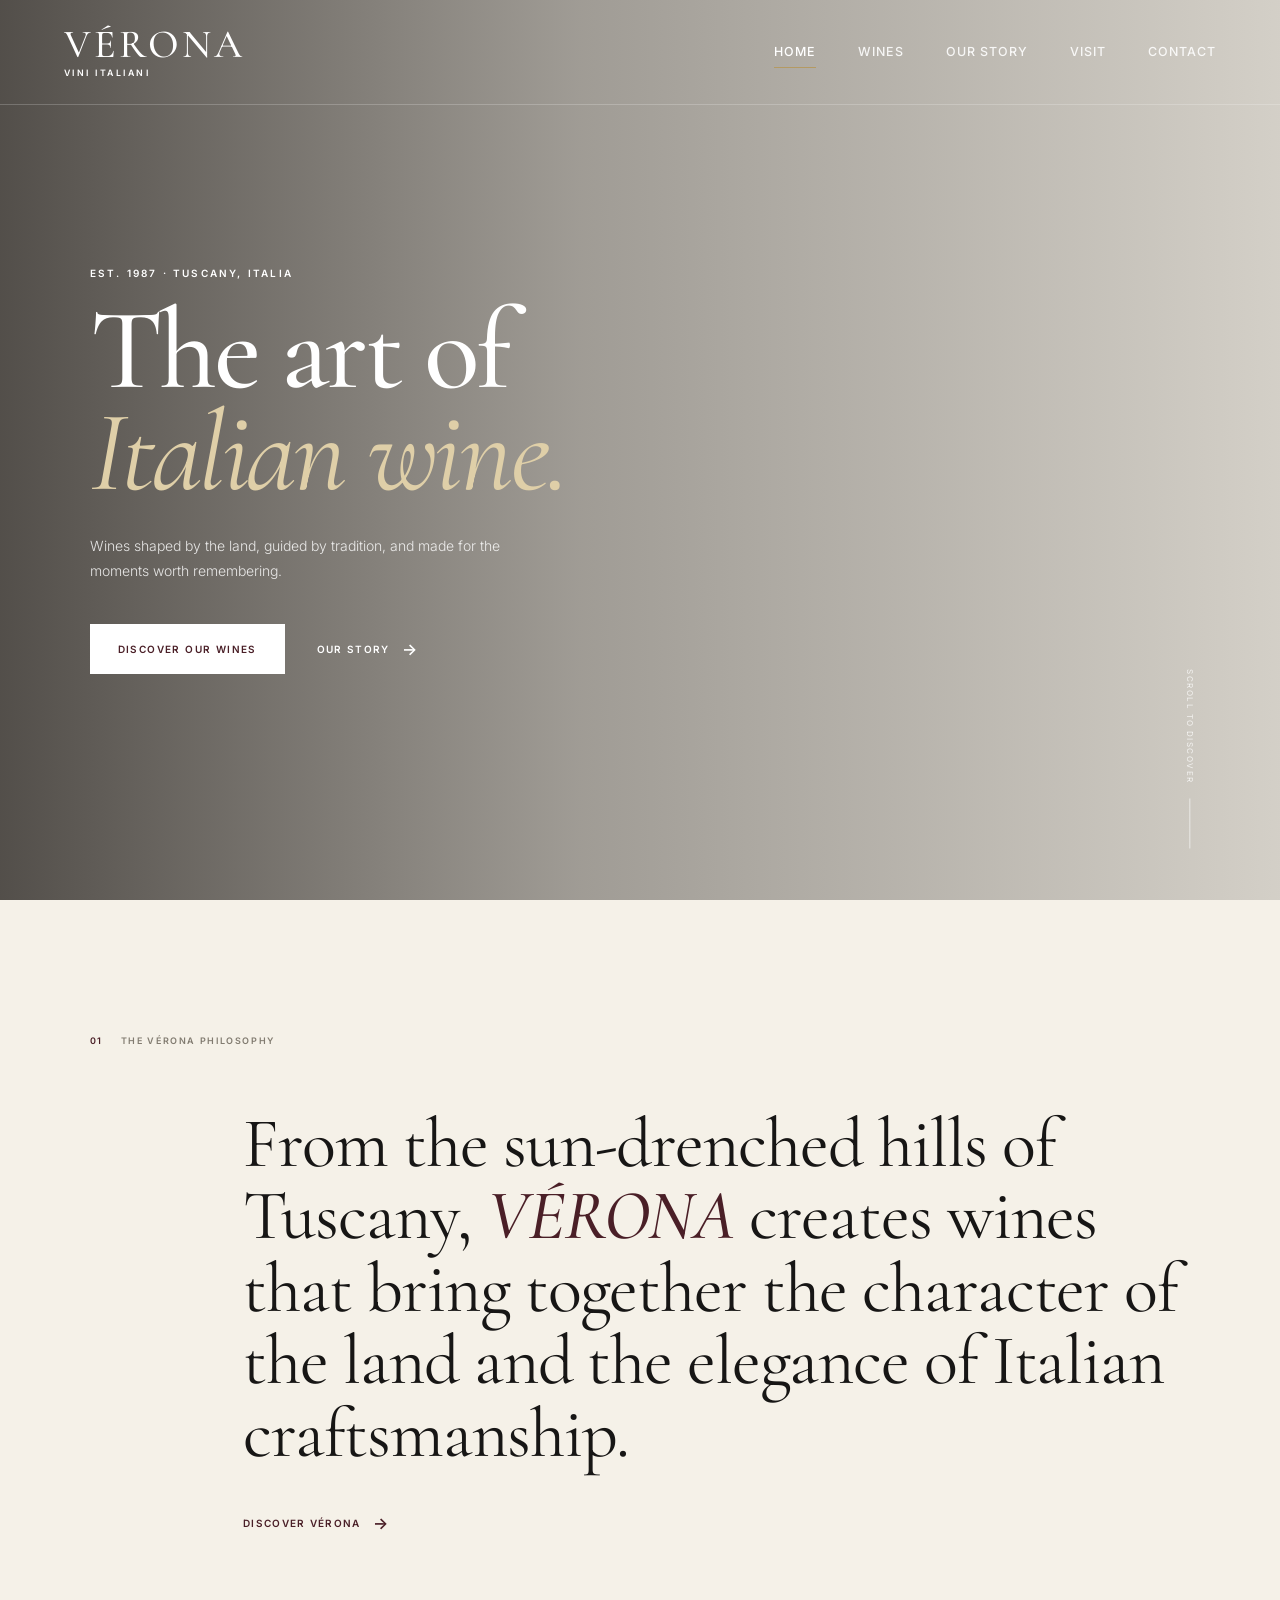
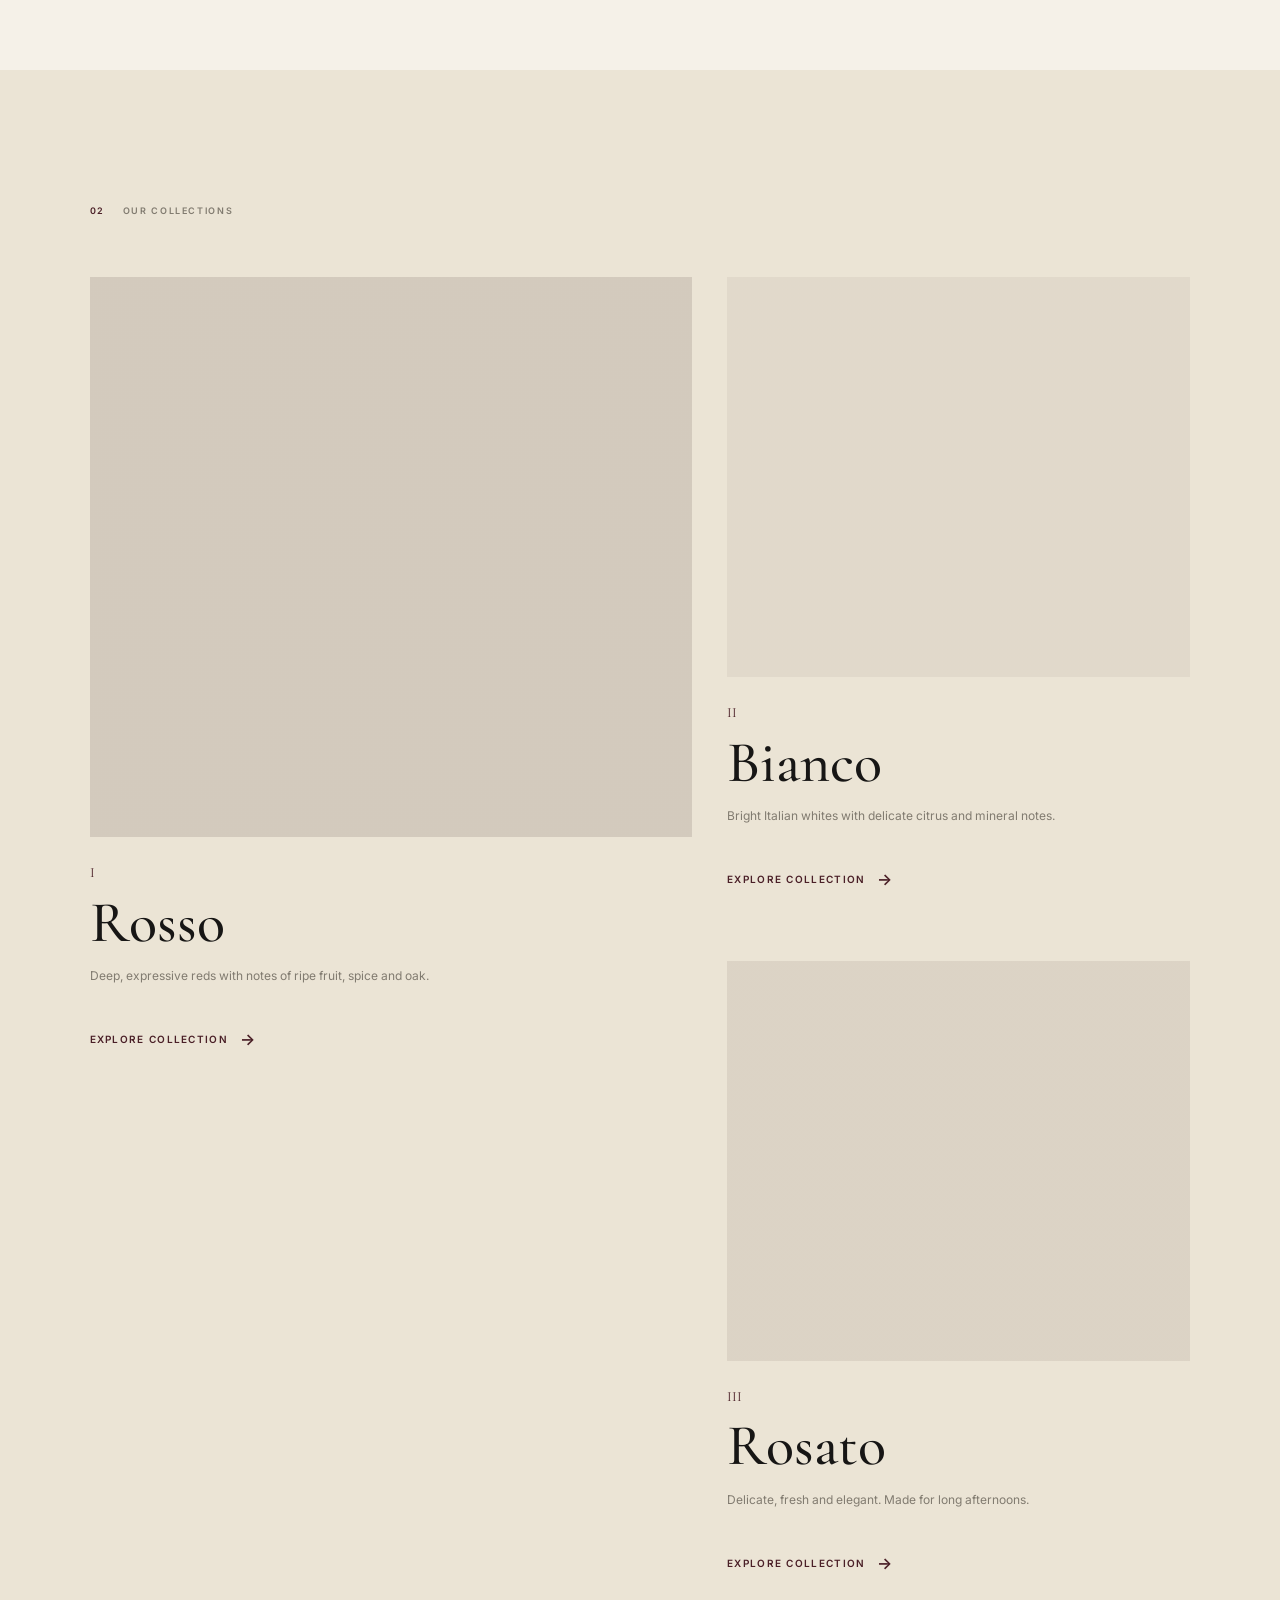
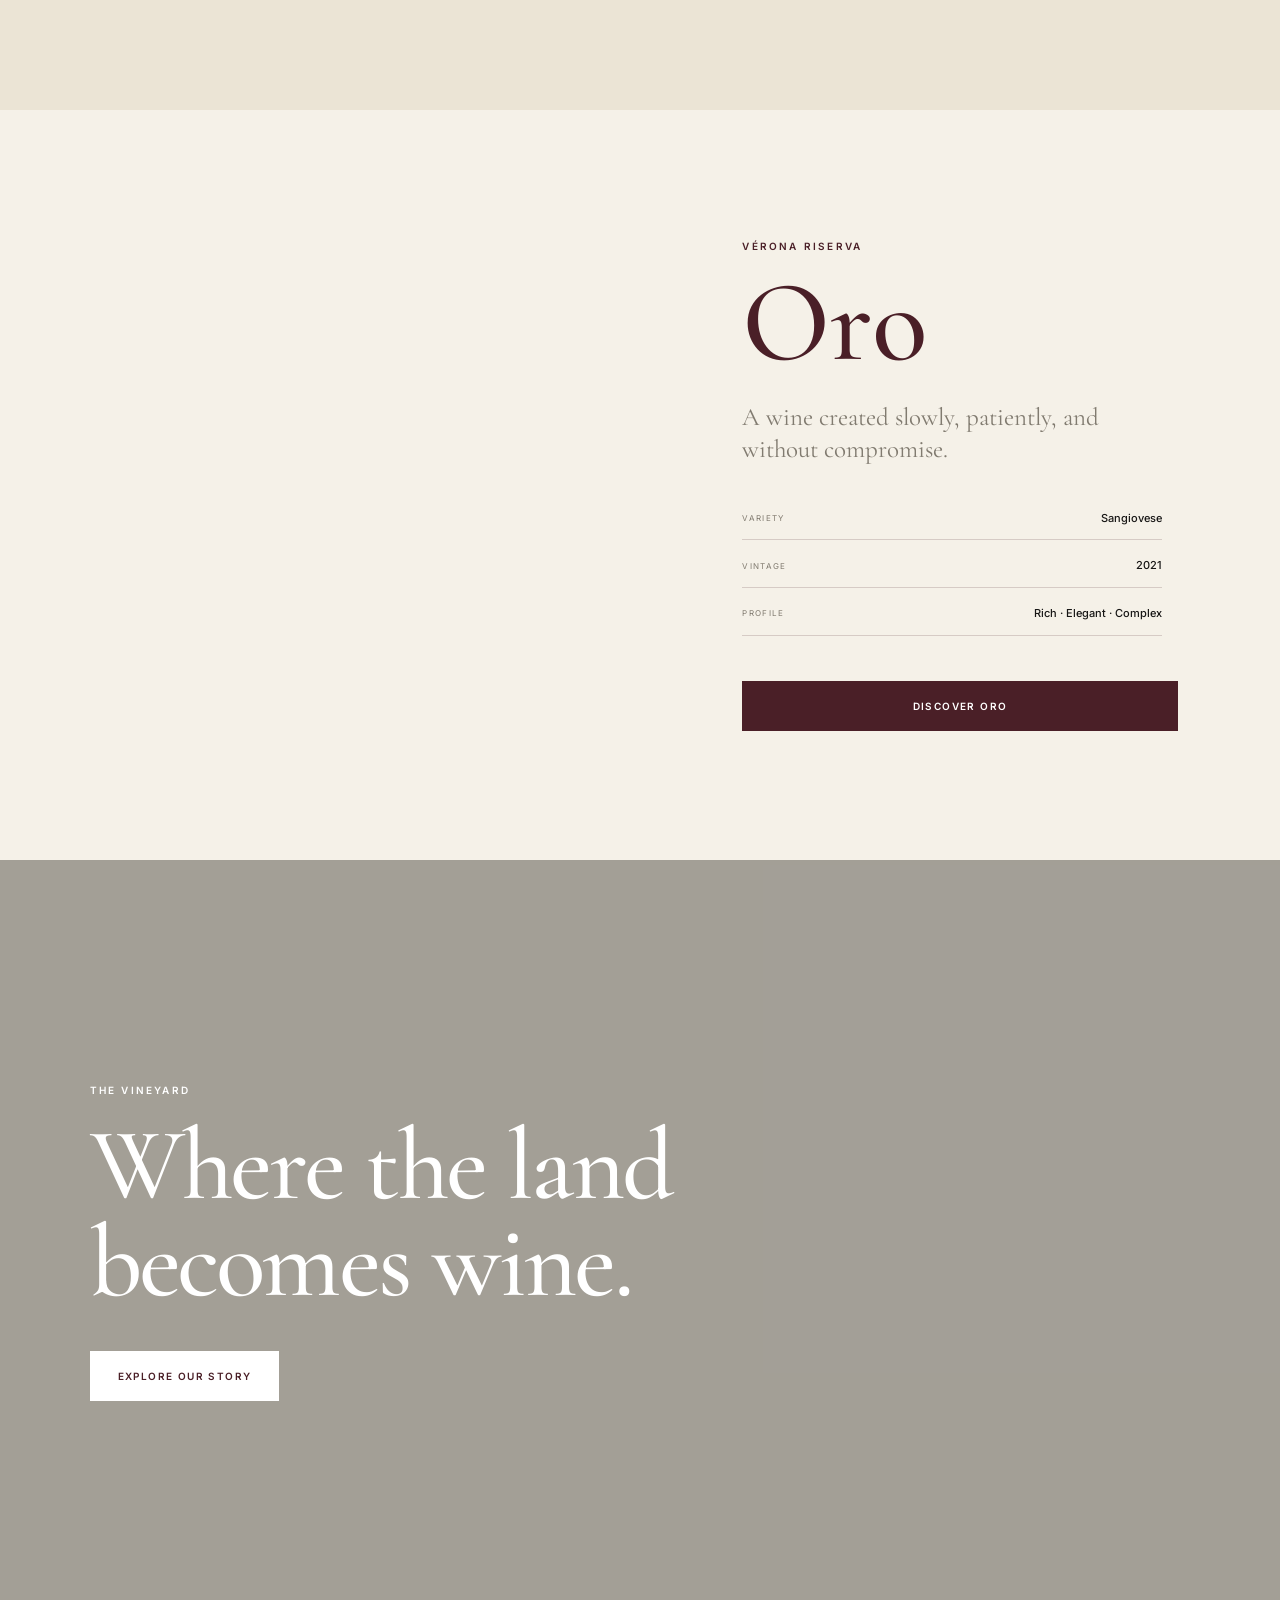
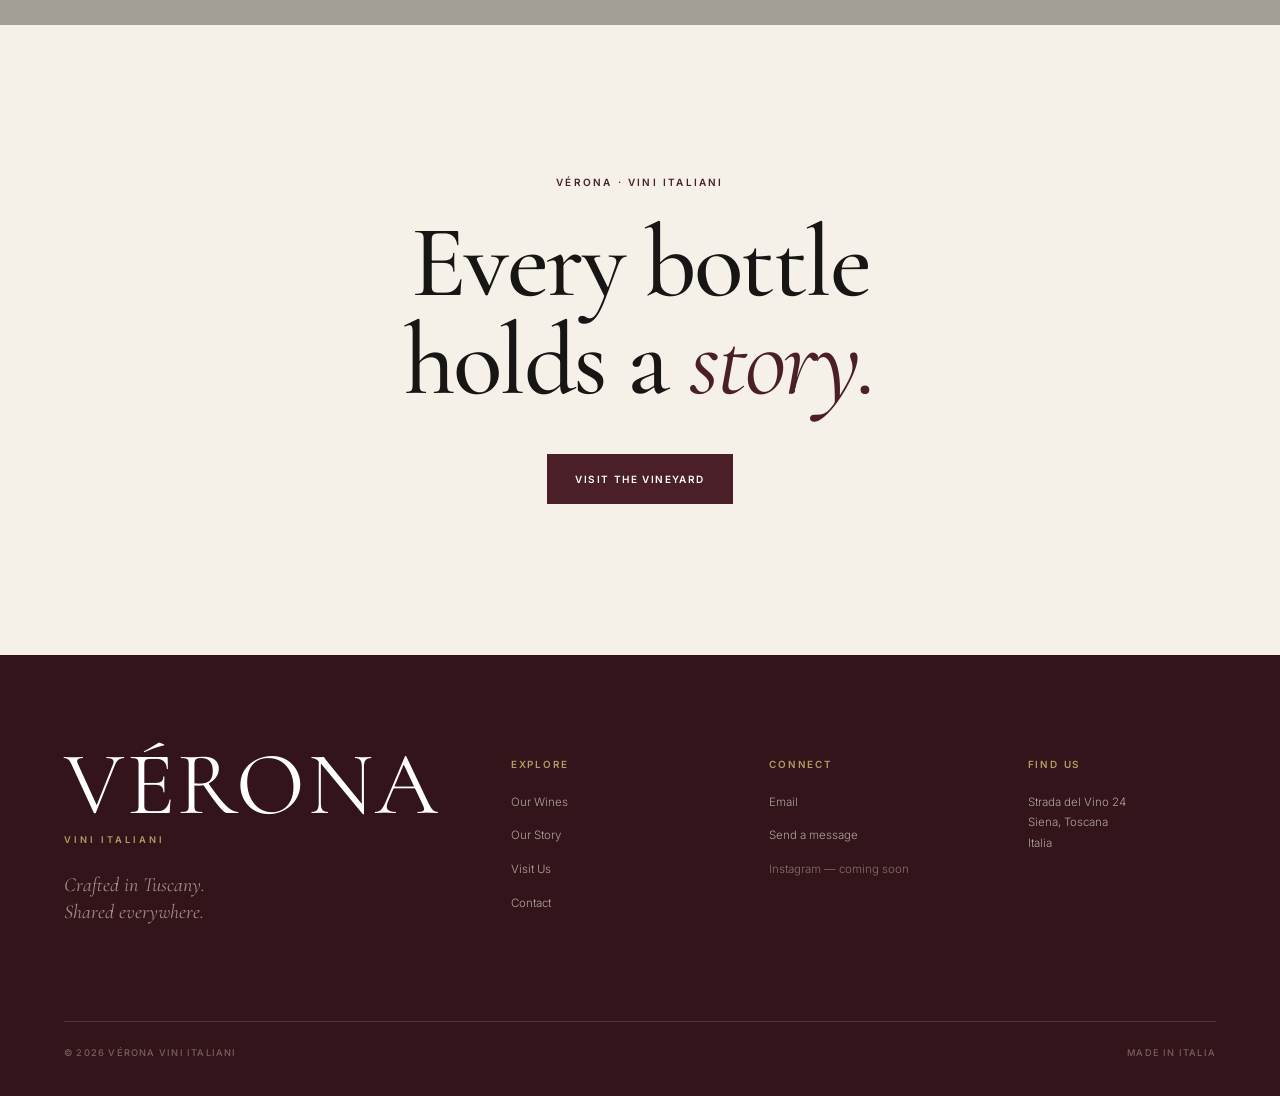
<file: index.html>
<!DOCTYPE html>
<html lang="en">
<head>
    <meta charset="UTF-8">
    <meta name="viewport" content="width=device-width, initial-scale=1.0">
    <meta name="theme-color" content="#171615">
    <meta name="robots" content="index, follow">
    <link rel="icon" type="image/svg+xml" href="favicon.svg">
    <link rel="apple-touch-icon" href="favicon.svg">

    <!-- PRODUCTION SEO -->
    <link rel="canonical" href="https://verona-vini.netlify.app/">

    <meta property="og:type" content="website">
    <meta property="og:site_name" content="VÉRONA VINI ITALIANI">
    <meta property="og:title" content="VÉRONA | VINI ITALIANI">
    <meta property="og:description" content="VÉRONA VINI ITALIANI is a boutique Tuscan winery concept crafting elegant Italian wines shaped by the land, tradition, and slow craftsmanship.">
    <meta property="og:url" content="https://verona-vini.netlify.app/">
    <meta property="og:image" content="https://verona-vini.netlify.app/og-image.png">
    <meta property="og:image:width" content="1200">
    <meta property="og:image:height" content="630">
    <meta property="og:image:alt" content="VÉRONA VINI ITALIANI — The art of Italian wine.">
    <meta property="og:locale" content="en_US">

    <meta name="twitter:card" content="summary_large_image">
    <meta name="twitter:title" content="VÉRONA | VINI ITALIANI">
    <meta name="twitter:description" content="VÉRONA VINI ITALIANI is a boutique Tuscan winery concept crafting elegant Italian wines shaped by the land, tradition, and slow craftsmanship.">
    <meta name="twitter:image" content="https://verona-vini.netlify.app/og-image.png">
    <!-- END PRODUCTION SEO -->
    <meta name="description" content="VÉRONA VINI ITALIANI is a boutique Tuscan winery crafting elegant Italian wines shaped by the land, tradition, and slow craftsmanship.">

    <title>VÉRONA | VINI ITALIANI</title>

    <link rel="preconnect" href="https://images.unsplash.com">
    <link rel="preload" as="image" href="https://images.unsplash.com/photo-1506377247377-2a5b3b417ebb?auto=format&fit=crop&w=1600&q=75" fetchpriority="high">
    <link rel="preconnect" href="https://fonts.googleapis.com">
    <link rel="preconnect" href="https://fonts.gstatic.com" crossorigin>
    <link rel="preload" as="style" href="https://fonts.googleapis.com/css2?family=Cormorant+Garamond:wght@400;500;600;700&family=Inter:wght@300;400;500;600&display=swap" onload="this.onload=null;this.rel='stylesheet'">
    <noscript><link rel="stylesheet" href="https://fonts.googleapis.com/css2?family=Cormorant+Garamond:wght@400;500;600;700&family=Inter:wght@300;400;500;600&display=swap"></noscript>

    <link rel="stylesheet" href="css/style.css">

    <script type="application/ld+json">
    {
        "@context": "https://schema.org",
        "@type": "WebSite",
        "name": "VÉRONA VINI ITALIANI",
        "url": "https://verona-vini.netlify.app/"
    }
    </script>
</head>

<body class="home-page">
    <a class="skip-link" href="#main-content">Skip to content</a>
    <!-- HEADER -->
    <header class="site-header">
        <div class="navbar">
            <a href="index.html" class="brand" aria-label="VÉRONA home">
                <span class="brand-name">VÉRONA</span>
                <span class="brand-subtitle">VINI ITALIANI</span>
            </a>

            <nav class="nav-links" id="primary-navigation" aria-label="Primary navigation">
                <a href="index.html" class="active" aria-current="page">Home</a>
                <a href="wines.html">Wines</a>
                <a href="story.html">Our Story</a>
                <a href="visit.html">Visit</a>
                <a href="contact.html">Contact</a>
            </nav>

            <button
                class="menu-toggle"
                type="button"
                aria-label="Open navigation menu"
                aria-expanded="false"
                aria-controls="primary-navigation"
            >
                <span></span>
                <span></span>
            </button>
        </div>
    </header>


    <!-- HERO -->
    <main id="main-content">
        <section class="hero">
            <div class="hero-overlay"></div>

            <div class="hero-content">
                <p class="eyebrow">EST. 1987 · TUSCANY, ITALIA</p>

                <h1>
                    The art of<br>
                    <em>Italian wine.</em>
                </h1>

                <p class="hero-description">
                    Wines shaped by the land, guided by tradition,
                    and made for the moments worth remembering.
                </p>

                <div class="hero-actions">
                    <a href="wines.html" class="button button-light">
                        Discover our wines
                    </a>

                    <a href="story.html" class="text-link">
                        Our story
                        <span>→</span>
                    </a>
                </div>
            </div>

            <div class="hero-scroll" aria-hidden="true">
                <span>Scroll to discover</span>
                <div class="scroll-line"></div>
            </div>
        </section>


        <!-- PHILOSOPHY -->
        <section class="intro section">
            <div class="section-label">
                <span>01</span>
                <span>THE VÉRONA PHILOSOPHY</span>
            </div>

            <div class="intro-content reveal">
                <p class="large-text">
                    From the sun-drenched hills of Tuscany,
                    <em>VÉRONA</em> creates wines that bring
                    together the character of the land and
                    the elegance of Italian craftsmanship.
                </p>

                <a href="story.html" class="text-link dark-link">
                    Discover VÉRONA
                    <span>→</span>
                </a>
            </div>
        </section>


        <!-- COLLECTIONS -->
        <section class="featured section">
            <div class="section-label">
                <span>02</span>
                <span>OUR COLLECTIONS</span>
            </div>

            <div class="collection-grid">
                <article class="collection-card collection-card-large reveal">
                    <div class="collection-image collection-rosso"></div>

                    <div class="collection-info">
                        <p class="collection-number">I</p>
                        <h2>Rosso</h2>
                        <p>
                            Deep, expressive reds with notes of
                            ripe fruit, spice and oak.
                        </p>

                        <a href="wines.html" class="text-link dark-link">
                            Explore collection <span>→</span>
                        </a>
                    </div>
                </article>

                <article class="collection-card reveal">
                    <div class="collection-image collection-bianco"></div>

                    <div class="collection-info">
                        <p class="collection-number">II</p>
                        <h2>Bianco</h2>
                        <p>
                            Bright Italian whites with
                            delicate citrus and mineral notes.
                        </p>

                        <a href="wines.html" class="text-link dark-link">
                            Explore collection <span>→</span>
                        </a>
                    </div>
                </article>

                <article class="collection-card reveal">
                    <div class="collection-image collection-rosato"></div>

                    <div class="collection-info">
                        <p class="collection-number">III</p>
                        <h2>Rosato</h2>
                        <p>
                            Delicate, fresh and elegant.
                            Made for long afternoons.
                        </p>

                        <a href="wines.html" class="text-link dark-link">
                            Explore collection <span>→</span>
                        </a>
                    </div>
                </article>
            </div>
        </section>


        <!-- SIGNATURE WINE -->
        <section class="signature section">
            <div class="signature-image reveal"></div>

            <div class="signature-content reveal">
                <p class="eyebrow dark-eyebrow">VÉRONA RISERVA</p>

                <h2>Oro</h2>

                <p class="signature-intro">
                    A wine created slowly, patiently,
                    and without compromise.
                </p>

                <div class="wine-notes">
                    <div>
                        <span>VARIETY</span>
                        <strong>Sangiovese</strong>
                    </div>

                    <div>
                        <span>VINTAGE</span>
                        <strong>2021</strong>
                    </div>

                    <div>
                        <span>PROFILE</span>
                        <strong>Rich · Elegant · Complex</strong>
                    </div>
                </div>

                <a href="wines.html" class="button button-dark">
                    Discover Oro
                </a>
            </div>
        </section>


        <!-- VINEYARD -->
        <section class="vineyard">
            <div class="vineyard-overlay"></div>

            <div class="vineyard-content reveal">
                <p class="eyebrow">THE VINEYARD</p>

                <h2>
                    Where the land<br>
                    becomes wine.
                </h2>

                <a href="story.html" class="button button-light">
                    Explore our story
                </a>
            </div>
        </section>


        <!-- CLOSING CTA -->
        <section class="closing section reveal">
            <p class="eyebrow dark-eyebrow">VÉRONA · VINI ITALIANI</p>

            <h2>
                Every bottle<br>
                holds a <em>story.</em>
            </h2>

            <a href="visit.html" class="button button-dark">
                Visit the vineyard
            </a>
        </section>
    </main>


    <!-- FOOTER -->
    <footer class="site-footer">
        <div class="footer-main">
            <div class="footer-brand">
                <a href="index.html" class="brand footer-logo" aria-label="VÉRONA home">
                    <span class="brand-name">VÉRONA</span>
                    <span class="brand-subtitle">VINI ITALIANI</span>
                </a>

                <p class="footer-tagline">
                    Crafted in Tuscany.<br>
                    Shared everywhere.
                </p>
            </div>

            <div class="footer-column">
                <h3>Explore</h3>
                <a href="wines.html">Our Wines</a>
                <a href="story.html">Our Story</a>
                <a href="visit.html">Visit Us</a>
                <a href="contact.html">Contact</a>
            </div>

            <div class="footer-column">
                <h3>Connect</h3>
                <a href="mailto:hello@veronawines.it">Email</a>
                <a href="contact.html#contactForm">Send a message</a>
                <span class="footer-unavailable">Instagram — coming soon</span>
            </div>

            <div class="footer-column">
                <h3>Find us</h3>
                <p>
                    Strada del Vino 24<br>
                    Siena, Toscana<br>
                    Italia
                </p>
            </div>
        </div>

        <div class="footer-bottom">
            <span>© 2026 VÉRONA VINI ITALIANI</span>
            <span>Made in Italia</span>
        </div>
    </footer>

    <script src="js/script.js" defer></script>
</body>
</html>
</file>
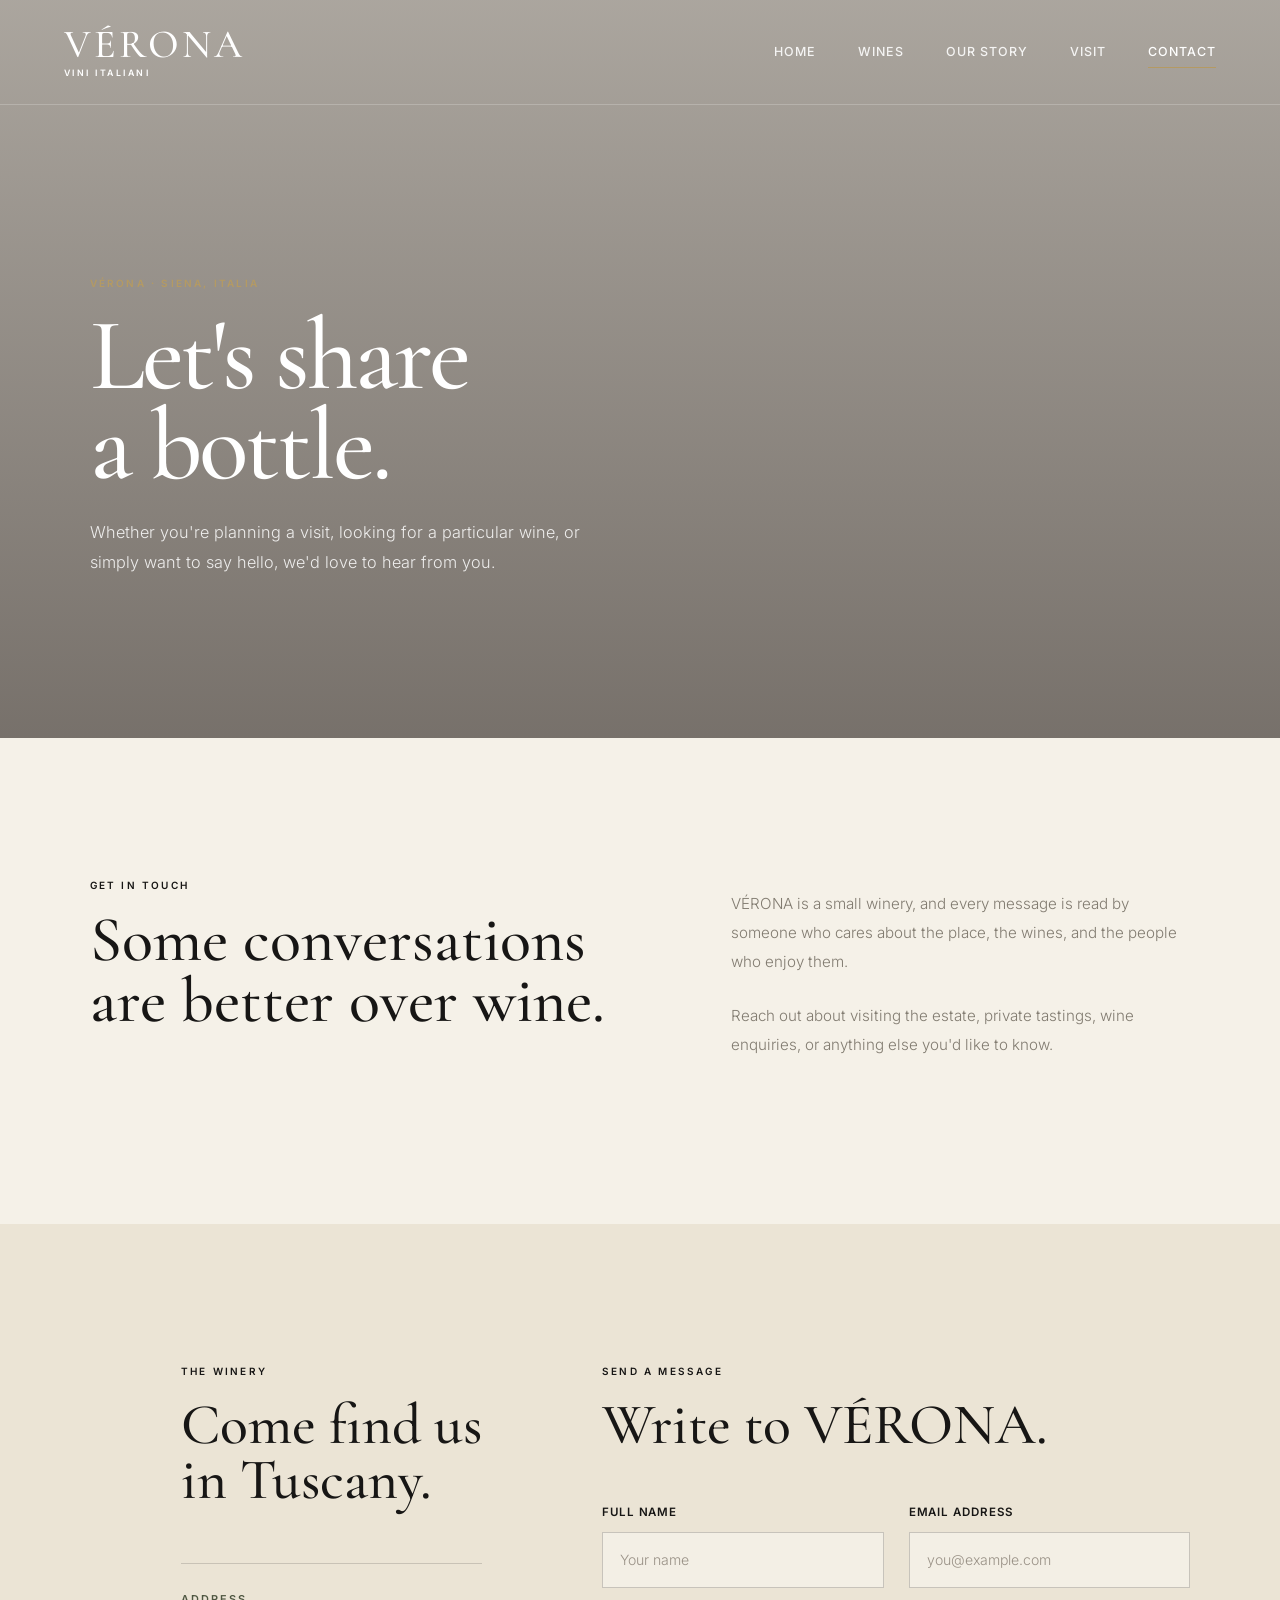
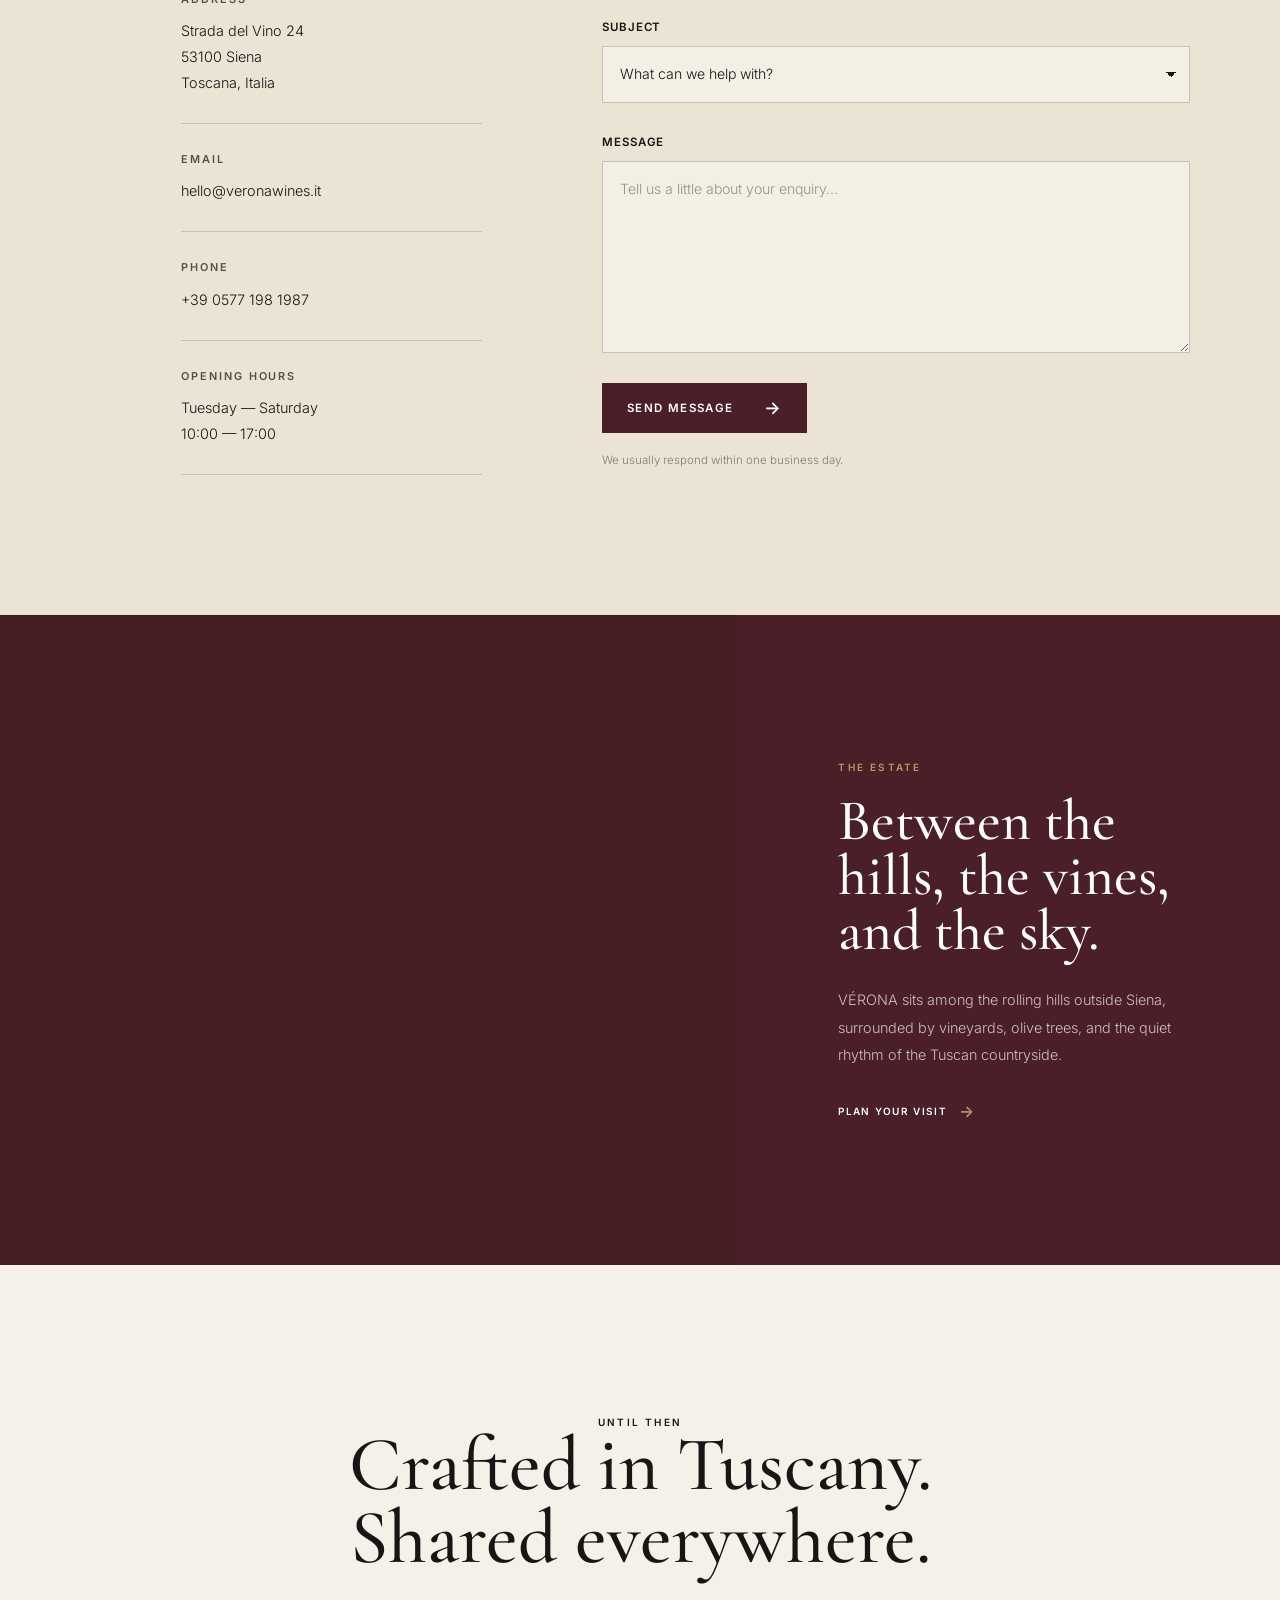
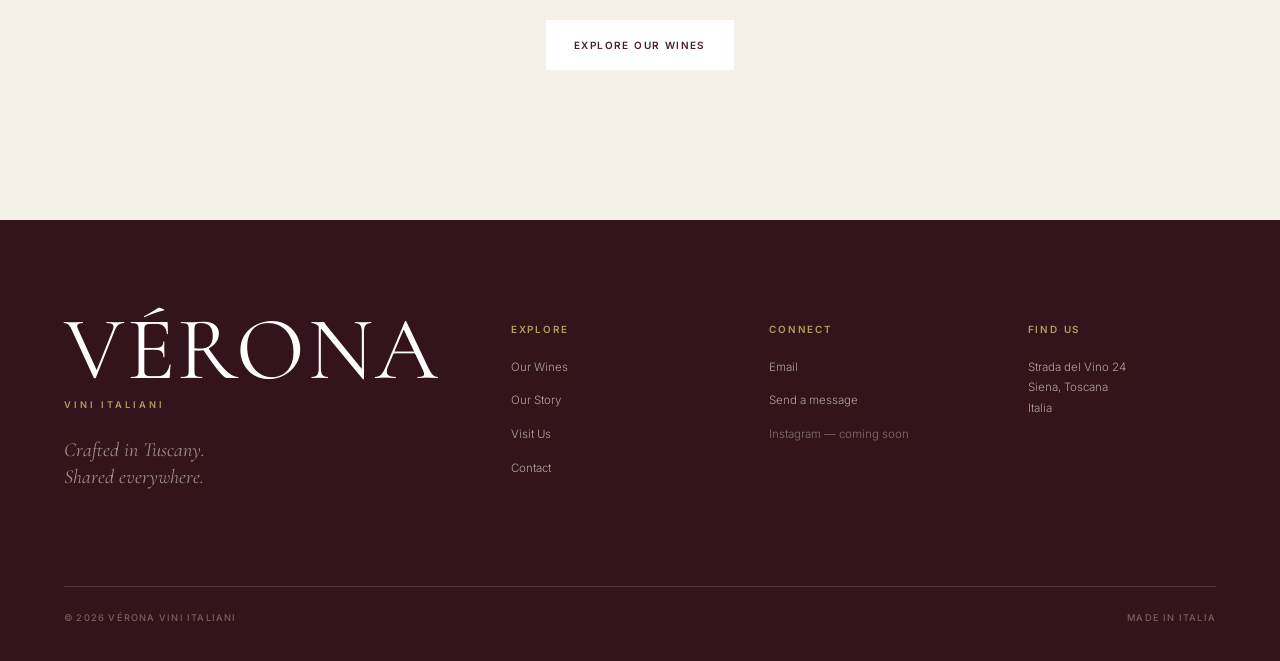
<file: contact.html>
<!DOCTYPE html>
<html lang="en">
<head>
    <meta charset="UTF-8">
    <meta name="viewport" content="width=device-width, initial-scale=1.0">
    <meta name="theme-color" content="#171615">
    <meta name="robots" content="index, follow">
    <link rel="icon" type="image/svg+xml" href="favicon.svg">
    <link rel="apple-touch-icon" href="favicon.svg">

    <!-- PRODUCTION SEO -->
    <link rel="canonical" href="https://verona-vini.netlify.app/contact">

    <meta property="og:type" content="website">
    <meta property="og:site_name" content="VÉRONA VINI ITALIANI">
    <meta property="og:title" content="Contact | VÉRONA VINI ITALIANI">
    <meta property="og:description" content="Get in touch with VÉRONA about visiting the estate, private tastings, wine enquiries, or general enquiries.">
    <meta property="og:url" content="https://verona-vini.netlify.app/contact">
    <meta property="og:image" content="https://verona-vini.netlify.app/og-image.png">
    <meta property="og:image:width" content="1200">
    <meta property="og:image:height" content="630">
    <meta property="og:image:alt" content="VÉRONA VINI ITALIANI — The art of Italian wine.">
    <meta property="og:locale" content="en_US">

    <meta name="twitter:card" content="summary_large_image">
    <meta name="twitter:title" content="Contact | VÉRONA VINI ITALIANI">
    <meta name="twitter:description" content="Get in touch with VÉRONA about visiting the estate, private tastings, wine enquiries, or general enquiries.">
    <meta name="twitter:image" content="https://verona-vini.netlify.app/og-image.png">
    <!-- END PRODUCTION SEO -->
    <meta name="description" content="Get in touch with VÉRONA about visiting the estate, private tastings, wine enquiries, or general enquiries.">

    <title>Contact | VÉRONA VINI ITALIANI</title>

    <link rel="preconnect" href="https://images.pexels.com">
    <link rel="preload" as="image" href="https://images.pexels.com/photos/22679655/pexels-photo-22679655.jpeg?auto=compress&cs=tinysrgb&w=1600" fetchpriority="high">
    <link rel="preconnect" href="https://fonts.googleapis.com">
    <link rel="preconnect" href="https://fonts.gstatic.com" crossorigin>
    <link rel="preload" as="style" href="https://fonts.googleapis.com/css2?family=Cormorant+Garamond:wght@400;500;600;700&family=Inter:wght@300;400;500;600&display=swap" onload="this.onload=null;this.rel='stylesheet'">
    <noscript><link rel="stylesheet" href="https://fonts.googleapis.com/css2?family=Cormorant+Garamond:wght@400;500;600;700&family=Inter:wght@300;400;500;600&display=swap"></noscript>

    <link rel="stylesheet" href="css/style.css">

    <script type="application/ld+json">
    {
        "@context": "https://schema.org",
        "@type": "WebSite",
        "name": "VÉRONA VINI ITALIANI",
        "url": "https://verona-vini.netlify.app/"
    }
    </script>
</head>

<body class="contact-page">
    <a class="skip-link" href="#main-content">Skip to content</a>
    <!-- HEADER -->
    <header class="site-header inner-header">
        <div class="navbar">
            <a href="index.html" class="brand" aria-label="VÉRONA home">
                <span class="brand-name">VÉRONA</span>
                <span class="brand-subtitle">VINI ITALIANI</span>
            </a>

            <nav class="nav-links" id="primary-navigation" aria-label="Primary navigation">
                <a href="index.html">Home</a>
                <a href="wines.html">Wines</a>
                <a href="story.html">Our Story</a>
                <a href="visit.html">Visit</a>
                <a href="contact.html" class="active" aria-current="page">Contact</a>
            </nav>

            <button
                class="menu-toggle"
                type="button"
                aria-label="Open navigation menu"
                aria-expanded="false"
                aria-controls="primary-navigation"
            >
                <span></span>
                <span></span>
            </button>
        </div>
    </header>


    <main id="main-content">
        <!-- HERO -->
        <section class="page-hero contact-hero">
            <div class="page-hero-content reveal">
                <p class="eyebrow">VÉRONA · SIENA, ITALIA</p>

                <h1>
                    Let's share<br>
                    a bottle.
                </h1>

                <p class="page-hero-text">
                    Whether you're planning a visit, looking for a particular wine,
                    or simply want to say hello, we'd love to hear from you.
                </p>
            </div>
        </section>


        <!-- INTRO -->
        <section class="contact-intro">
            <div class="contact-intro-inner">
                <div class="section-heading reveal">
                    <p class="eyebrow">GET IN TOUCH</p>

                    <h2>
                        Some conversations<br>
                        are better over wine.
                    </h2>
                </div>

                <div class="contact-intro-text reveal">
                    <p>
                        VÉRONA is a small winery, and every message is read by
                        someone who cares about the place, the wines, and the
                        people who enjoy them.
                    </p>

                    <p>
                        Reach out about visiting the estate, private tastings,
                        wine enquiries, or anything else you'd like to know.
                    </p>
                </div>
            </div>
        </section>


        <!-- CONTACT DETAILS + FORM -->
        <section class="contact-main">
            <div class="contact-details reveal">
                <p class="eyebrow">THE WINERY</p>

                <h2>
                    Come find us<br>
                    in Tuscany.
                </h2>

                <div class="contact-detail-list">
                    <div class="contact-detail">
                        <span class="detail-label">ADDRESS</span>
                        <p>
                            Strada del Vino 24<br>
                            53100 Siena<br>
                            Toscana, Italia
                        </p>
                    </div>

                    <div class="contact-detail">
                        <span class="detail-label">EMAIL</span>
                        <p>hello@veronawines.it</p>
                    </div>

                    <div class="contact-detail">
                        <span class="detail-label">PHONE</span>
                        <p>+39 0577 198 1987</p>
                    </div>

                    <div class="contact-detail">
                        <span class="detail-label">OPENING HOURS</span>
                        <p>
                            Tuesday — Saturday<br>
                            10:00 — 17:00
                        </p>
                    </div>
                </div>
            </div>


            <div class="contact-form-wrapper reveal">
                <p class="eyebrow">SEND A MESSAGE</p>

                <h2>Write to VÉRONA.</h2>

                <form
                    class="contact-form"
                    id="contactForm"
                    autocomplete="on"
                    action="https://api.web3forms.com/submit"
                    method="POST"
                >
                    <input type="hidden" name="access_key" value="55e46df5-874d-4524-a5c4-0fe9b94e3dcc">
                    <input type="hidden" name="subject" value="New VÉRONA Contact Enquiry">
                    <input type="hidden" name="from_name" value="VÉRONA VINI ITALIANI">
                    <input type="checkbox" name="botcheck" class="form-honeypot" tabindex="-1" aria-hidden="true" autocomplete="off">
                    <div class="form-row">
                        <div class="form-group">
                            <label for="contactName">Full name</label>
                            <input
                                type="text"
                                id="contactName"
                                name="name"
                                autocomplete="name"
                                placeholder="Your name"
                                required
                            >
                        </div>

                        <div class="form-group">
                            <label for="contactEmail">Email address</label>
                            <input
                                type="email"
                                id="contactEmail"
                                name="email"
                                autocomplete="email"
                                inputmode="email"
                                placeholder="you@example.com"
                                required
                            >
                        </div>
                    </div>

                    <div class="form-group">
                        <label for="contactSubject">Subject</label>

                        <select id="contactSubject" name="enquiry_type" required>
                            <option value="" disabled selected>
                                What can we help with?
                            </option>
                            <option value="visit">Visiting the estate</option>
                            <option value="tasting">Private tasting</option>
                            <option value="wine">Wine enquiry</option>
                            <option value="general">General enquiry</option>
                        </select>
                    </div>

                    <div class="form-group">
                        <label for="contactMessage">Message</label>

                        <textarea
                            id="contactMessage"
                            name="message"
                            rows="7"
                            placeholder="Tell us a little about your enquiry..."
                            required
                        ></textarea>
                    </div>

                    <button class="contact-submit" type="submit">
                        Send message
                        <span>→</span>
                    </button>

                    <p class="form-note">
                        We usually respond within one business day.
                    </p>

                    <p class="form-success" id="contactSuccess" role="status" aria-live="polite">
                        Thank you. Your message has been received. We will be in touch soon.
                    </p>

                    <p class="form-error" id="contactError" role="alert" aria-live="assertive"></p>
                </form>
            </div>
        </section>


        <!-- LOCATION -->
        <section class="contact-location">
            <div class="location-image reveal"></div>

            <div class="location-content reveal">
                <p class="eyebrow">THE ESTATE</p>

                <h2>
                    Between the hills,
                    the vines, and the sky.
                </h2>

                <p>
                    VÉRONA sits among the rolling hills outside Siena,
                    surrounded by vineyards, olive trees, and the quiet
                    rhythm of the Tuscan countryside.
                </p>

                <a href="visit.html" class="text-link">
                    Plan your visit
                    <span>→</span>
                </a>
            </div>
        </section>


        <!-- FINAL CTA -->
        <section class="contact-final-cta reveal">
            <p class="eyebrow">UNTIL THEN</p>

            <h2>
                Crafted in Tuscany.<br>
                Shared everywhere.
            </h2>

            <a href="wines.html" class="button button-light">
                Explore our wines
            </a>
        </section>
    </main>


    <!-- FOOTER -->
    <footer class="site-footer">
        <div class="footer-main">
            <div class="footer-brand">
                <a href="index.html" class="brand footer-logo" aria-label="VÉRONA home">
                    <span class="brand-name">VÉRONA</span>
                    <span class="brand-subtitle">VINI ITALIANI</span>
                </a>

                <p class="footer-tagline">
                    Crafted in Tuscany.<br>
                    Shared everywhere.
                </p>
            </div>

            <div class="footer-column">
                <h3>Explore</h3>
                <a href="wines.html">Our Wines</a>
                <a href="story.html">Our Story</a>
                <a href="visit.html">Visit Us</a>
                <a href="contact.html">Contact</a>
            </div>

            <div class="footer-column">
                <h3>Connect</h3>
                <a href="mailto:hello@veronawines.it">Email</a>
                <a href="contact.html#contactForm">Send a message</a>
                <span class="footer-unavailable">Instagram — coming soon</span>
            </div>

            <div class="footer-column">
                <h3>Find us</h3>
                <p>
                    Strada del Vino 24<br>
                    Siena, Toscana<br>
                    Italia
                </p>
            </div>
        </div>

        <div class="footer-bottom">
            <span>© 2026 VÉRONA VINI ITALIANI</span>
            <span>Made in Italia</span>
        </div>
    </footer>

    <script src="js/script.js" defer></script>
</body>
</html>
</file>
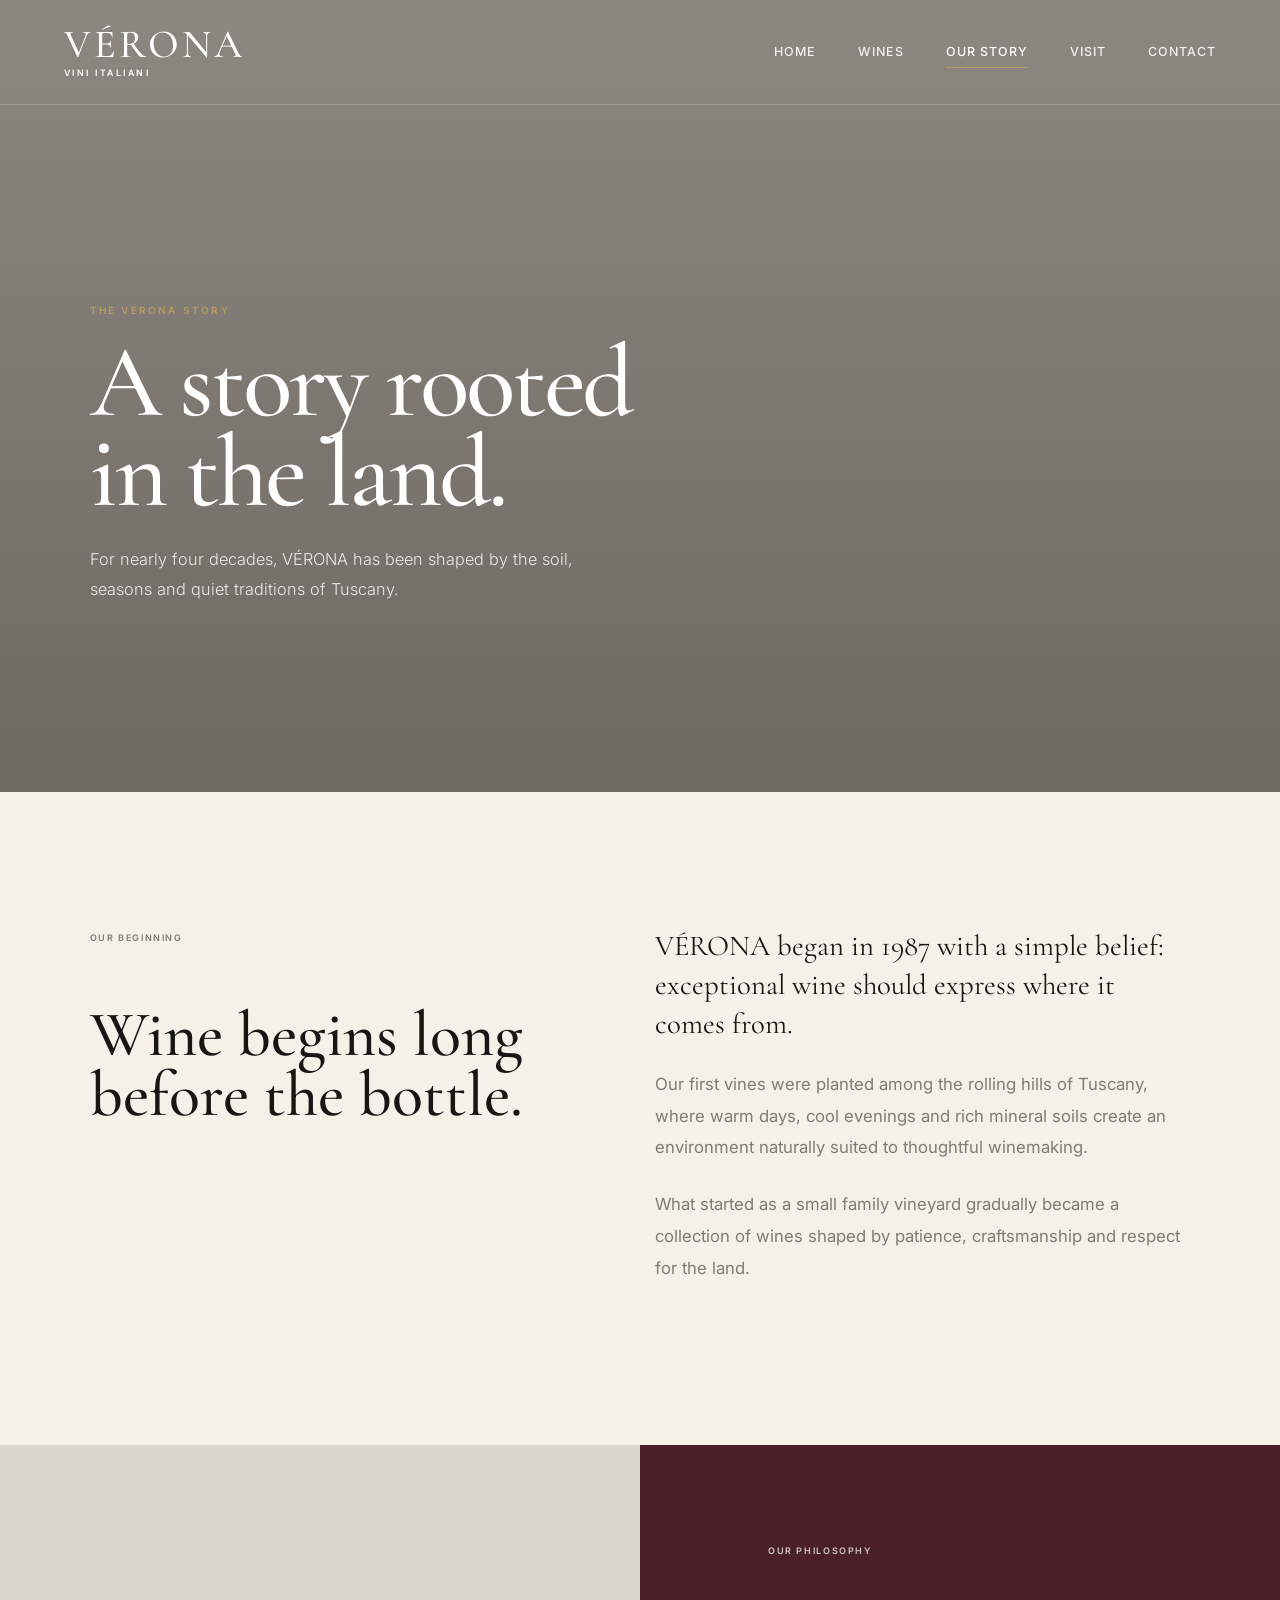
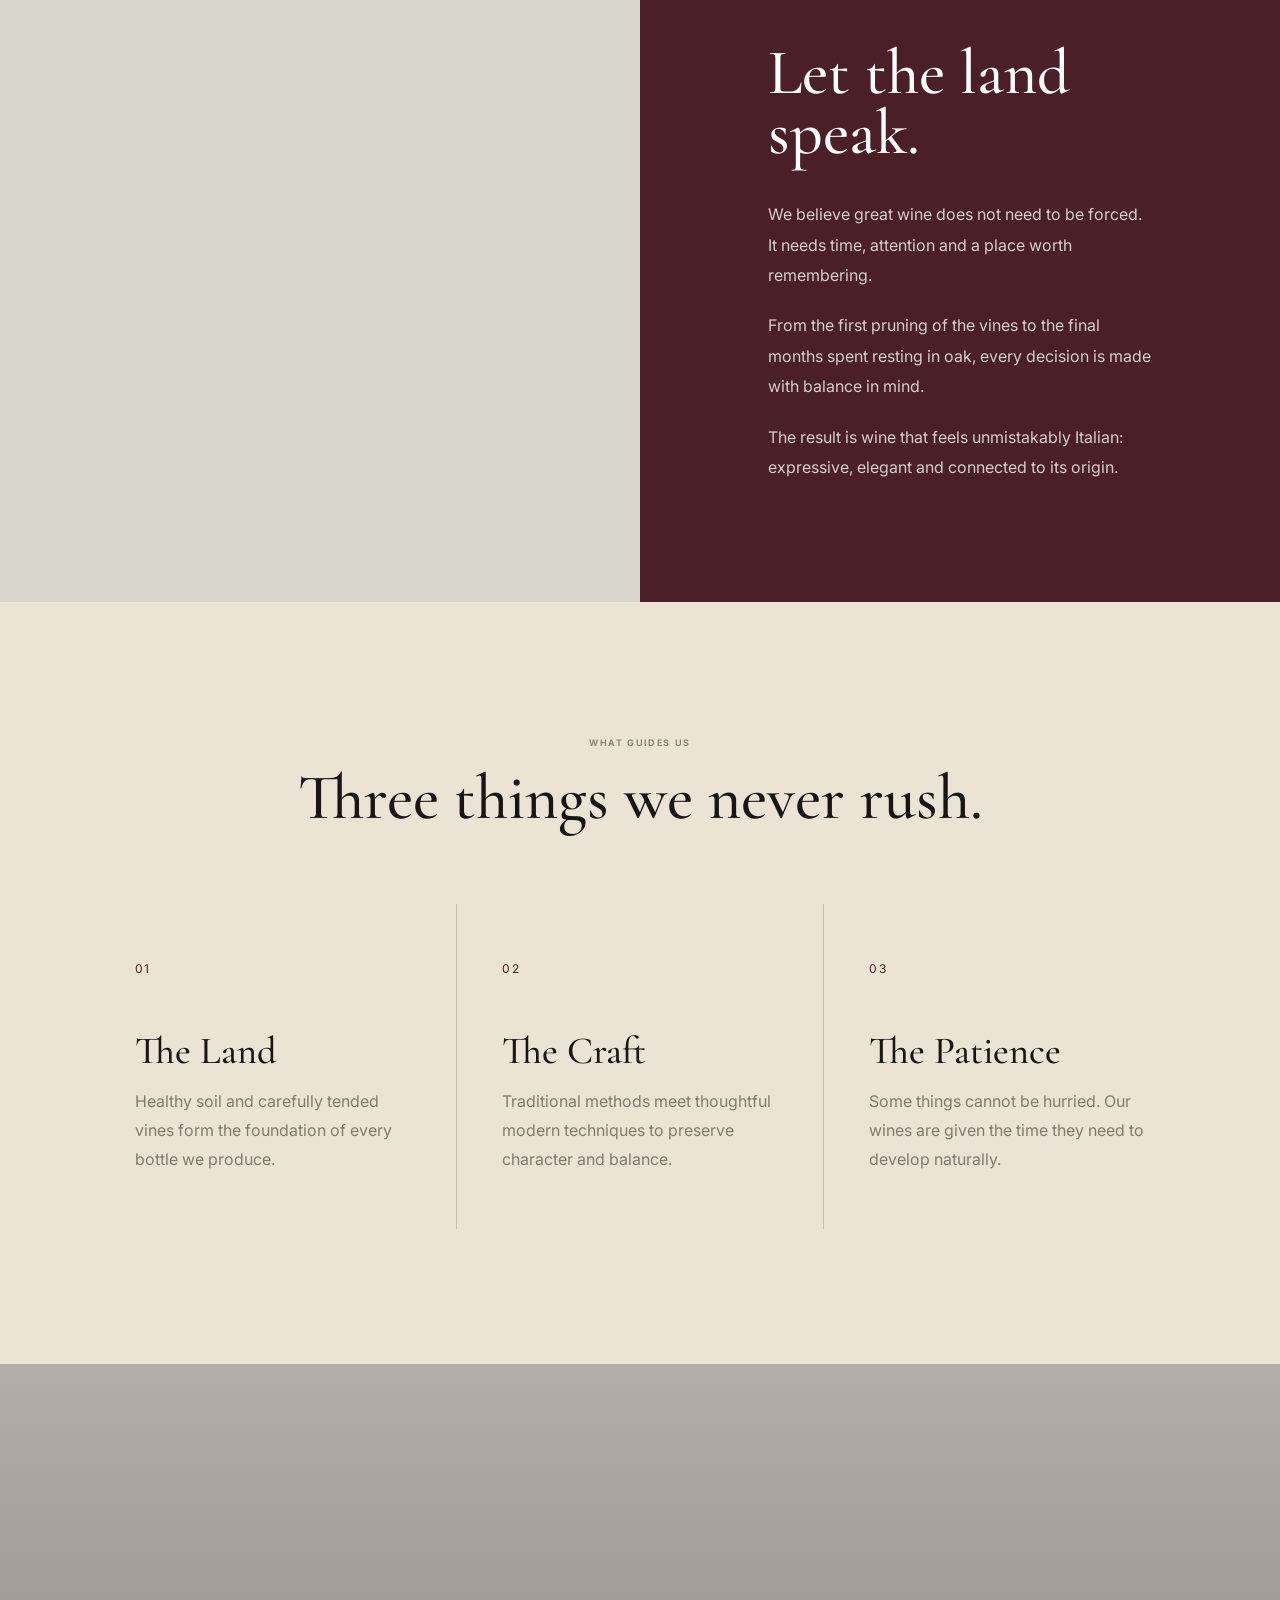
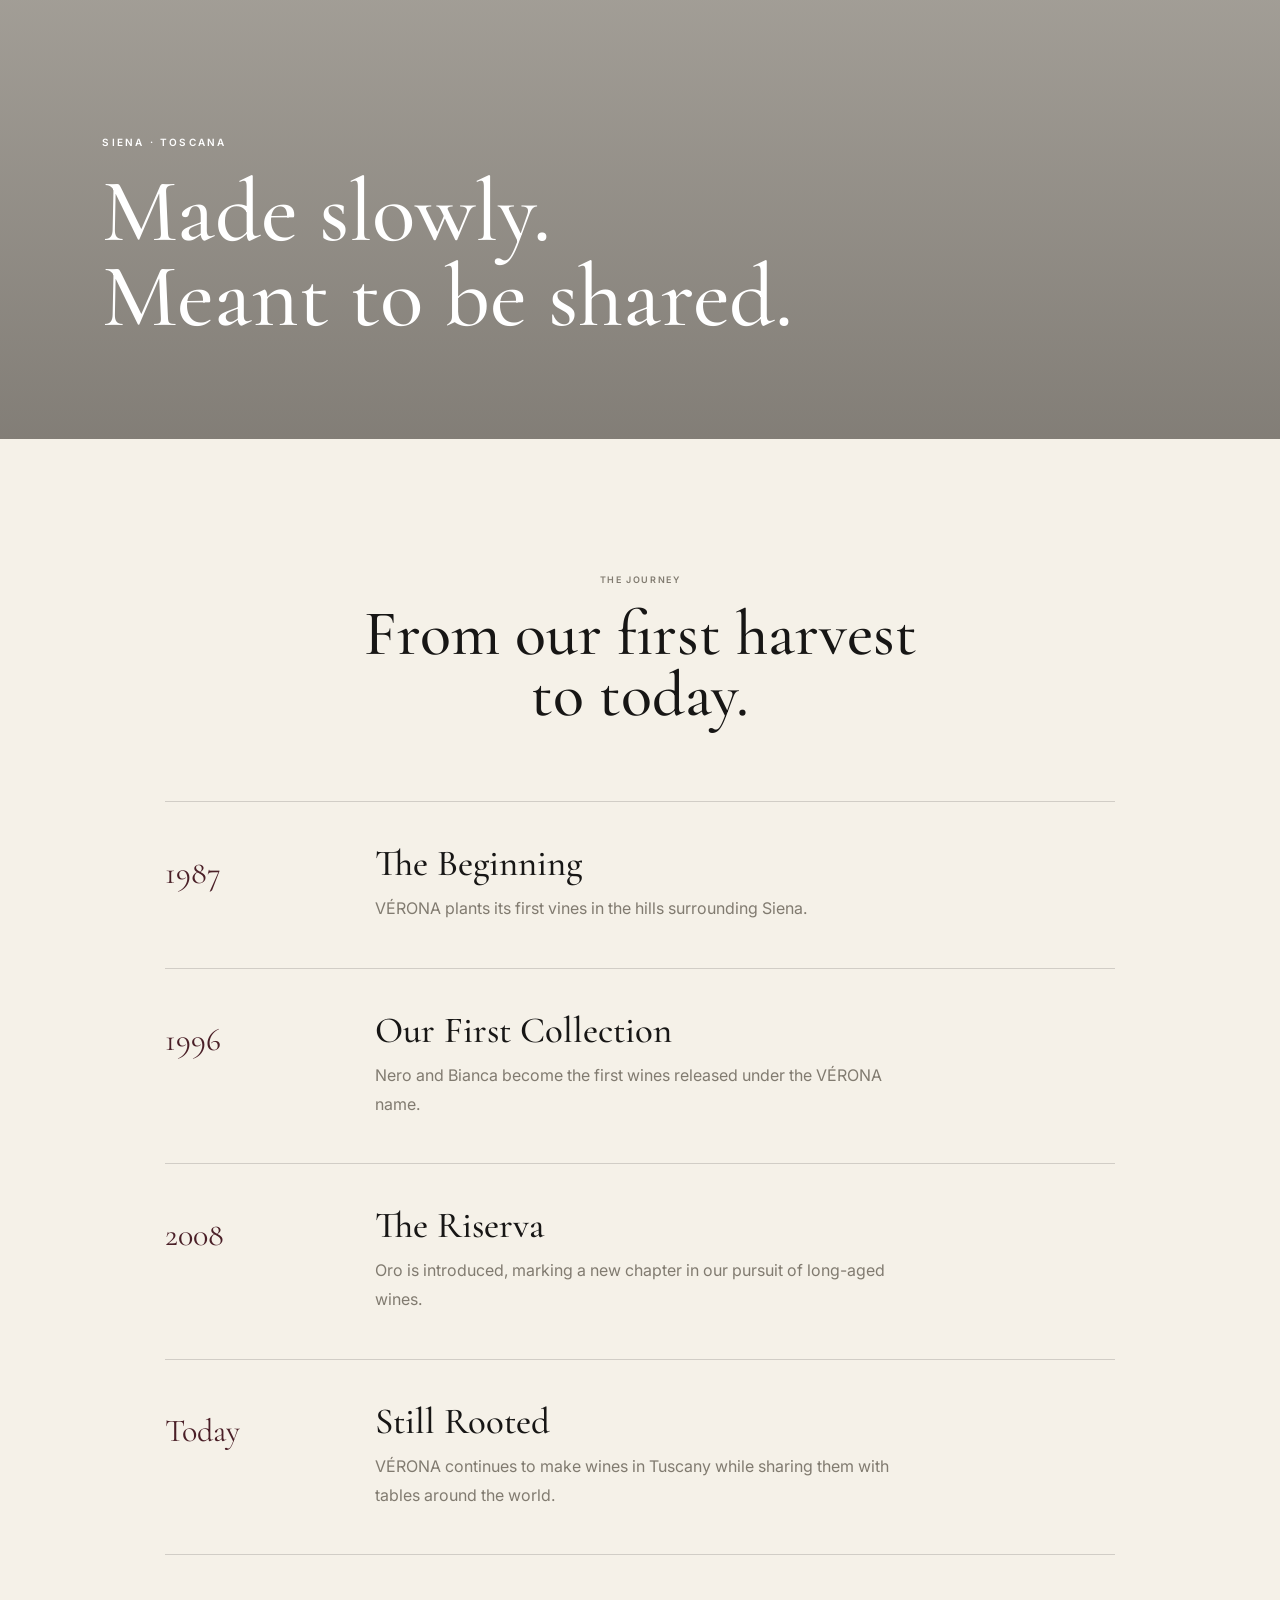
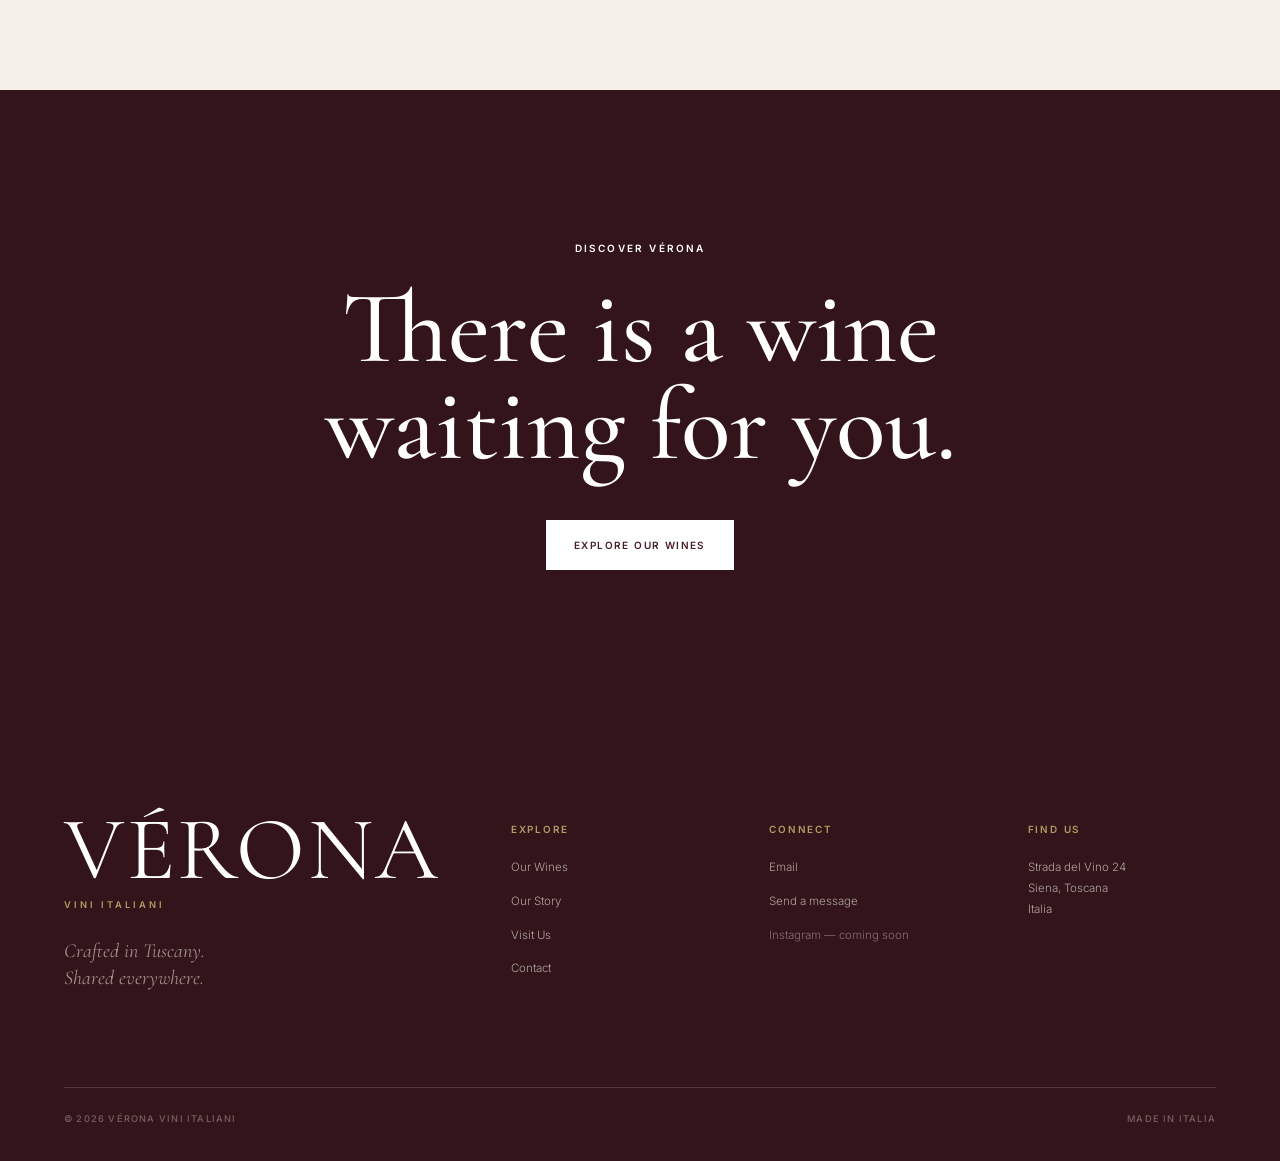
<file: story.html>
<!DOCTYPE html>
<html lang="en">
<head>
    <meta charset="UTF-8">
    <meta name="viewport" content="width=device-width, initial-scale=1.0">
    <meta name="theme-color" content="#171615">
    <meta name="robots" content="index, follow">
    <link rel="icon" type="image/svg+xml" href="favicon.svg">
    <link rel="apple-touch-icon" href="favicon.svg">

    <!-- PRODUCTION SEO -->
    <link rel="canonical" href="https://verona-vini.netlify.app/story">

    <meta property="og:type" content="website">
    <meta property="og:site_name" content="VÉRONA VINI ITALIANI">
    <meta property="og:title" content="Our Story | VÉRONA VINI ITALIANI">
    <meta property="og:description" content="Discover the VÉRONA story, philosophy, vineyard, and traditions behind this boutique Tuscan winery concept.">
    <meta property="og:url" content="https://verona-vini.netlify.app/story">
    <meta property="og:image" content="https://verona-vini.netlify.app/og-image.png">
    <meta property="og:image:width" content="1200">
    <meta property="og:image:height" content="630">
    <meta property="og:image:alt" content="VÉRONA VINI ITALIANI — The art of Italian wine.">
    <meta property="og:locale" content="en_US">

    <meta name="twitter:card" content="summary_large_image">
    <meta name="twitter:title" content="Our Story | VÉRONA VINI ITALIANI">
    <meta name="twitter:description" content="Discover the VÉRONA story, philosophy, vineyard, and traditions behind this boutique Tuscan winery concept.">
    <meta name="twitter:image" content="https://verona-vini.netlify.app/og-image.png">
    <!-- END PRODUCTION SEO -->
    <meta name="description" content="Discover the VÉRONA story, philosophy, vineyard, and traditions behind our fictional boutique winery in Tuscany.">

    <title>Our Story | VÉRONA VINI ITALIANI</title>

    <link rel="preconnect" href="https://images.pexels.com">
    <link rel="preload" as="image" href="https://images.pexels.com/photos/22679655/pexels-photo-22679655.jpeg?auto=compress&cs=tinysrgb&w=1600" fetchpriority="high">
    <link rel="preconnect" href="https://fonts.googleapis.com">
    <link rel="preconnect" href="https://fonts.gstatic.com" crossorigin>
    <link rel="preload" as="style" href="https://fonts.googleapis.com/css2?family=Cormorant+Garamond:wght@400;500;600;700&family=Inter:wght@300;400;500;600&display=swap" onload="this.onload=null;this.rel='stylesheet'">
    <noscript><link rel="stylesheet" href="https://fonts.googleapis.com/css2?family=Cormorant+Garamond:wght@400;500;600;700&family=Inter:wght@300;400;500;600&display=swap"></noscript>

    <link rel="stylesheet" href="css/style.css">

    <script type="application/ld+json">
    {
        "@context": "https://schema.org",
        "@type": "WebSite",
        "name": "VÉRONA VINI ITALIANI",
        "url": "https://verona-vini.netlify.app/"
    }
    </script>
</head>

<body class="story-page">
    <a class="skip-link" href="#main-content">Skip to content</a>
    <!-- HEADER -->
    <header class="site-header inner-header">
        <div class="navbar">
            <a href="index.html" class="brand" aria-label="VÉRONA home">
                <span class="brand-name">VÉRONA</span>
                <span class="brand-subtitle">VINI ITALIANI</span>
            </a>

            <nav class="nav-links" id="primary-navigation" aria-label="Primary navigation">
                <a href="index.html">Home</a>
                <a href="wines.html">Wines</a>
                <a href="story.html" class="active" aria-current="page">Our Story</a>
                <a href="visit.html">Visit</a>
                <a href="contact.html">Contact</a>
            </nav>

            <button
                class="menu-toggle"
                type="button"
                aria-label="Open navigation menu"
                aria-expanded="false"
                aria-controls="primary-navigation"
            >
                <span></span>
                <span></span>
            </button>
        </div>
    </header>


    <main id="main-content">
        <!-- HERO -->
        <section class="page-hero story-hero">
            <div class="page-hero-content reveal">
                <p class="eyebrow">THE VÉRONA STORY</p>

                <h1>
                    A story rooted<br>
                    in the land.
                </h1>

                <p>
                    For nearly four decades, VÉRONA has been shaped by
                    the soil, seasons and quiet traditions of Tuscany.
                </p>
            </div>
        </section>


        <!-- OUR BEGINNING -->
        <section class="story-intro section-padding">
            <div class="story-intro-grid">
                <div class="story-intro-heading reveal">
                    <p class="section-label">OUR BEGINNING</p>

                    <h2>
                        Wine begins long
                        before the bottle.
                    </h2>
                </div>

                <div class="story-intro-text reveal">
                    <p>
                        VÉRONA began in 1987 with a simple belief:
                        exceptional wine should express where it comes from.
                    </p>

                    <p>
                        Our first vines were planted among the rolling hills
                        of Tuscany, where warm days, cool evenings and rich
                        mineral soils create an environment naturally suited
                        to thoughtful winemaking.
                    </p>

                    <p>
                        What started as a small family vineyard gradually
                        became a collection of wines shaped by patience,
                        craftsmanship and respect for the land.
                    </p>
                </div>
            </div>
        </section>


        <!-- PHILOSOPHY -->
        <section class="story-philosophy">
            <div class="story-philosophy-image reveal"></div>

            <div class="story-philosophy-content reveal">
                <p class="section-label">OUR PHILOSOPHY</p>

                <h2>Let the land<br>speak.</h2>

                <p>
                    We believe great wine does not need to be forced.
                    It needs time, attention and a place worth remembering.
                </p>

                <p>
                    From the first pruning of the vines to the final
                    months spent resting in oak, every decision is made
                    with balance in mind.
                </p>

                <p>
                    The result is wine that feels unmistakably Italian:
                    expressive, elegant and connected to its origin.
                </p>
            </div>
        </section>


        <!-- VALUES -->
        <section class="values-section section-padding">
            <div class="section-heading centered reveal">
                <p class="section-label">WHAT GUIDES US</p>

                <h2>Three things we never rush.</h2>
            </div>

            <div class="values-grid">
                <article class="value-card reveal">
                    <span class="value-number">01</span>
                    <h3>The Land</h3>
                    <p>
                        Healthy soil and carefully tended vines form
                        the foundation of every bottle we produce.
                    </p>
                </article>

                <article class="value-card reveal">
                    <span class="value-number">02</span>
                    <h3>The Craft</h3>
                    <p>
                        Traditional methods meet thoughtful modern
                        techniques to preserve character and balance.
                    </p>
                </article>

                <article class="value-card reveal">
                    <span class="value-number">03</span>
                    <h3>The Patience</h3>
                    <p>
                        Some things cannot be hurried. Our wines are
                        given the time they need to develop naturally.
                    </p>
                </article>
            </div>
        </section>


        <!-- VINEYARD -->
        <section class="story-vineyard">
            <div class="story-vineyard-overlay reveal">
                <p class="eyebrow">SIENA · TOSCANA</p>

                <h2>
                    Made slowly.<br>
                    Meant to be shared.
                </h2>
            </div>
        </section>


        <!-- TIMELINE -->
        <section class="timeline-section section-padding">
            <div class="section-heading centered reveal">
                <p class="section-label">THE JOURNEY</p>

                <h2>
                    From our first harvest<br>
                    to today.
                </h2>
            </div>

            <div class="timeline">
                <div class="timeline-item reveal">
                    <span class="timeline-year">1987</span>

                    <div>
                        <h3>The Beginning</h3>
                        <p>
                            VÉRONA plants its first vines in the hills
                            surrounding Siena.
                        </p>
                    </div>
                </div>

                <div class="timeline-item reveal">
                    <span class="timeline-year">1996</span>

                    <div>
                        <h3>Our First Collection</h3>
                        <p>
                            Nero and Bianca become the first wines
                            released under the VÉRONA name.
                        </p>
                    </div>
                </div>

                <div class="timeline-item reveal">
                    <span class="timeline-year">2008</span>

                    <div>
                        <h3>The Riserva</h3>
                        <p>
                            Oro is introduced, marking a new chapter
                            in our pursuit of long-aged wines.
                        </p>
                    </div>
                </div>

                <div class="timeline-item reveal">
                    <span class="timeline-year">Today</span>

                    <div>
                        <h3>Still Rooted</h3>
                        <p>
                            VÉRONA continues to make wines in Tuscany
                            while sharing them with tables around the world.
                        </p>
                    </div>
                </div>
            </div>
        </section>


        <!-- CTA -->
        <section class="story-cta">
            <div class="story-cta-content reveal">
                <p class="eyebrow">DISCOVER VÉRONA</p>

                <h2>
                    There is a wine<br>
                    waiting for you.
                </h2>

                <a href="wines.html" class="button button-light">
                    Explore Our Wines
                </a>
            </div>
        </section>
    </main>


    <!-- FOOTER -->
    <footer class="site-footer">
        <div class="footer-main">
            <div class="footer-brand">
                <a href="index.html" class="brand footer-logo" aria-label="VÉRONA home">
                    <span class="brand-name">VÉRONA</span>
                    <span class="brand-subtitle">VINI ITALIANI</span>
                </a>

                <p class="footer-tagline">
                    Crafted in Tuscany.<br>
                    Shared everywhere.
                </p>
            </div>

            <div class="footer-column">
                <h3>Explore</h3>
                <a href="wines.html">Our Wines</a>
                <a href="story.html">Our Story</a>
                <a href="visit.html">Visit Us</a>
                <a href="contact.html">Contact</a>
            </div>

            <div class="footer-column">
                <h3>Connect</h3>
                <a href="mailto:hello@veronawines.it">Email</a>
                <a href="contact.html#contactForm">Send a message</a>
                <span class="footer-unavailable">Instagram — coming soon</span>
            </div>

            <div class="footer-column">
                <h3>Find us</h3>
                <p>
                    Strada del Vino 24<br>
                    Siena, Toscana<br>
                    Italia
                </p>
            </div>
        </div>

        <div class="footer-bottom">
            <span>© 2026 VÉRONA VINI ITALIANI</span>
            <span>Made in Italia</span>
        </div>
    </footer>

    <script src="js/script.js" defer></script>
</body>
</html>
</file>
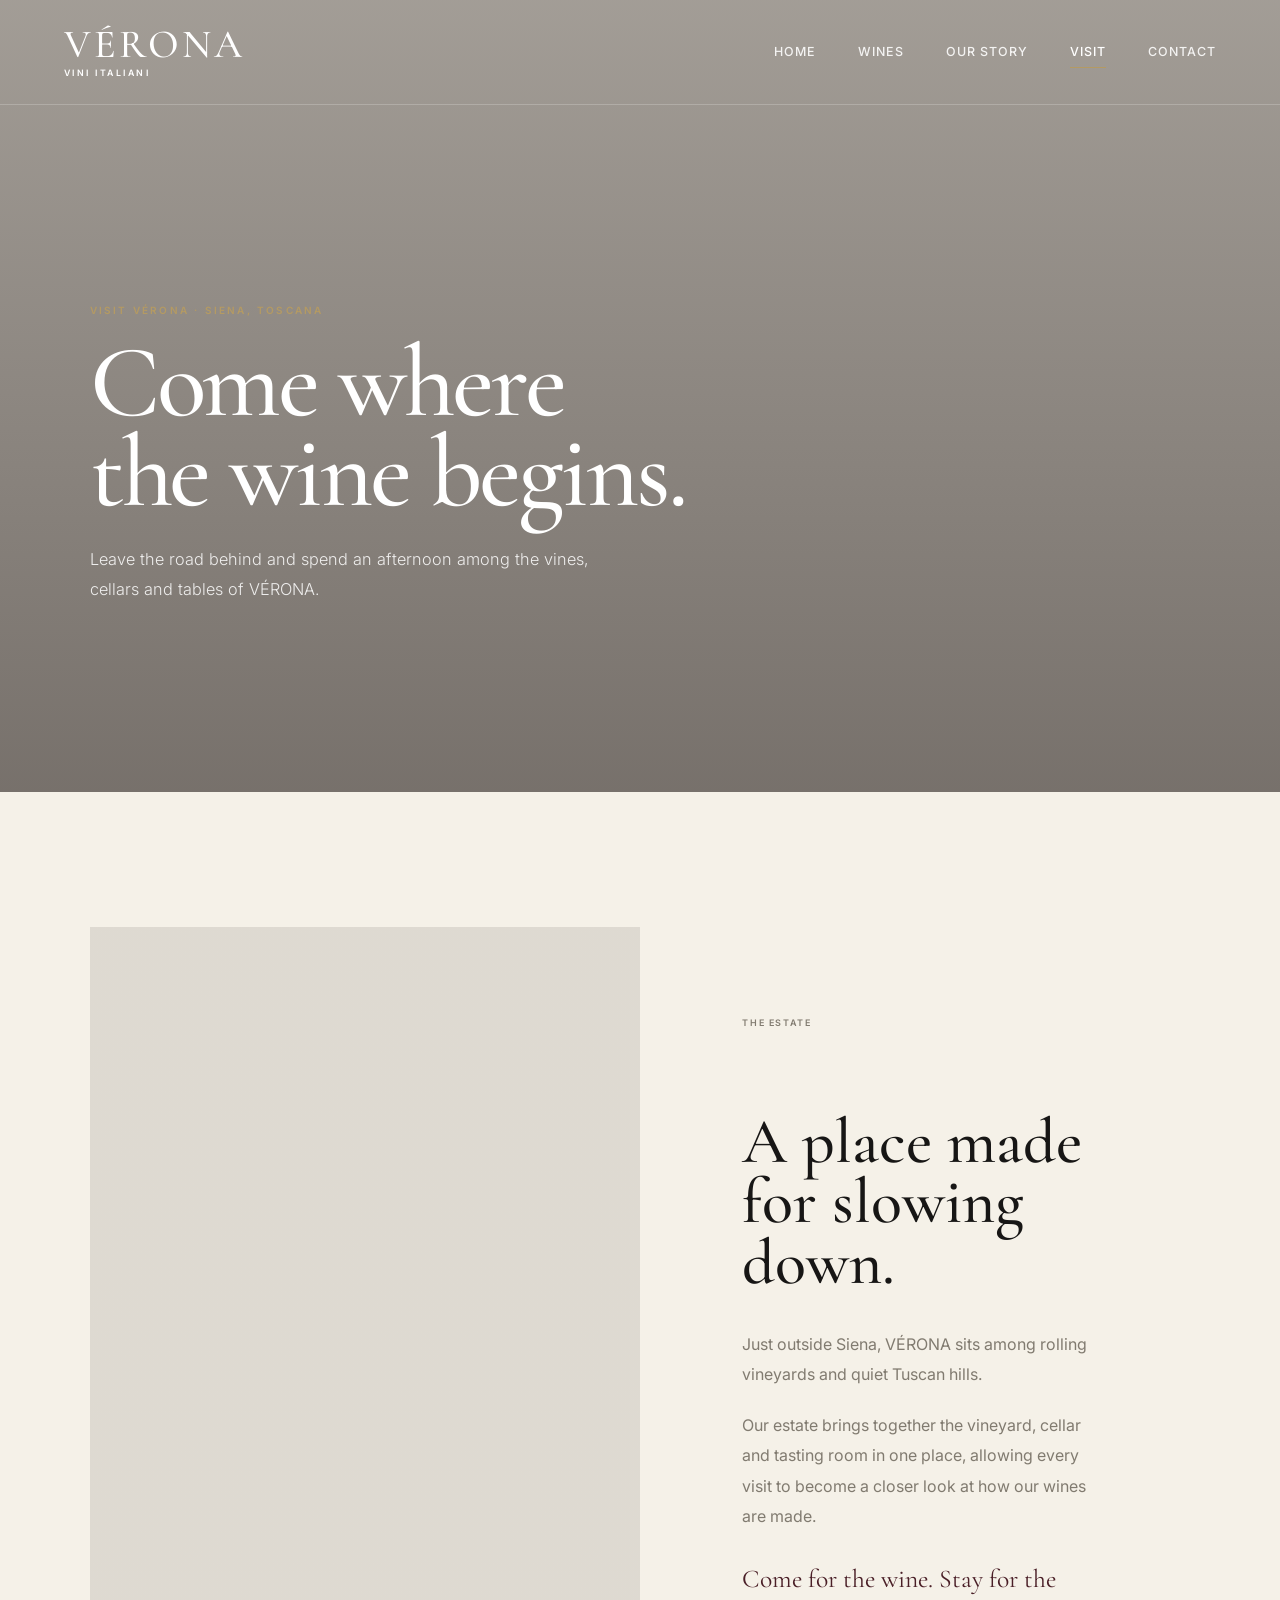
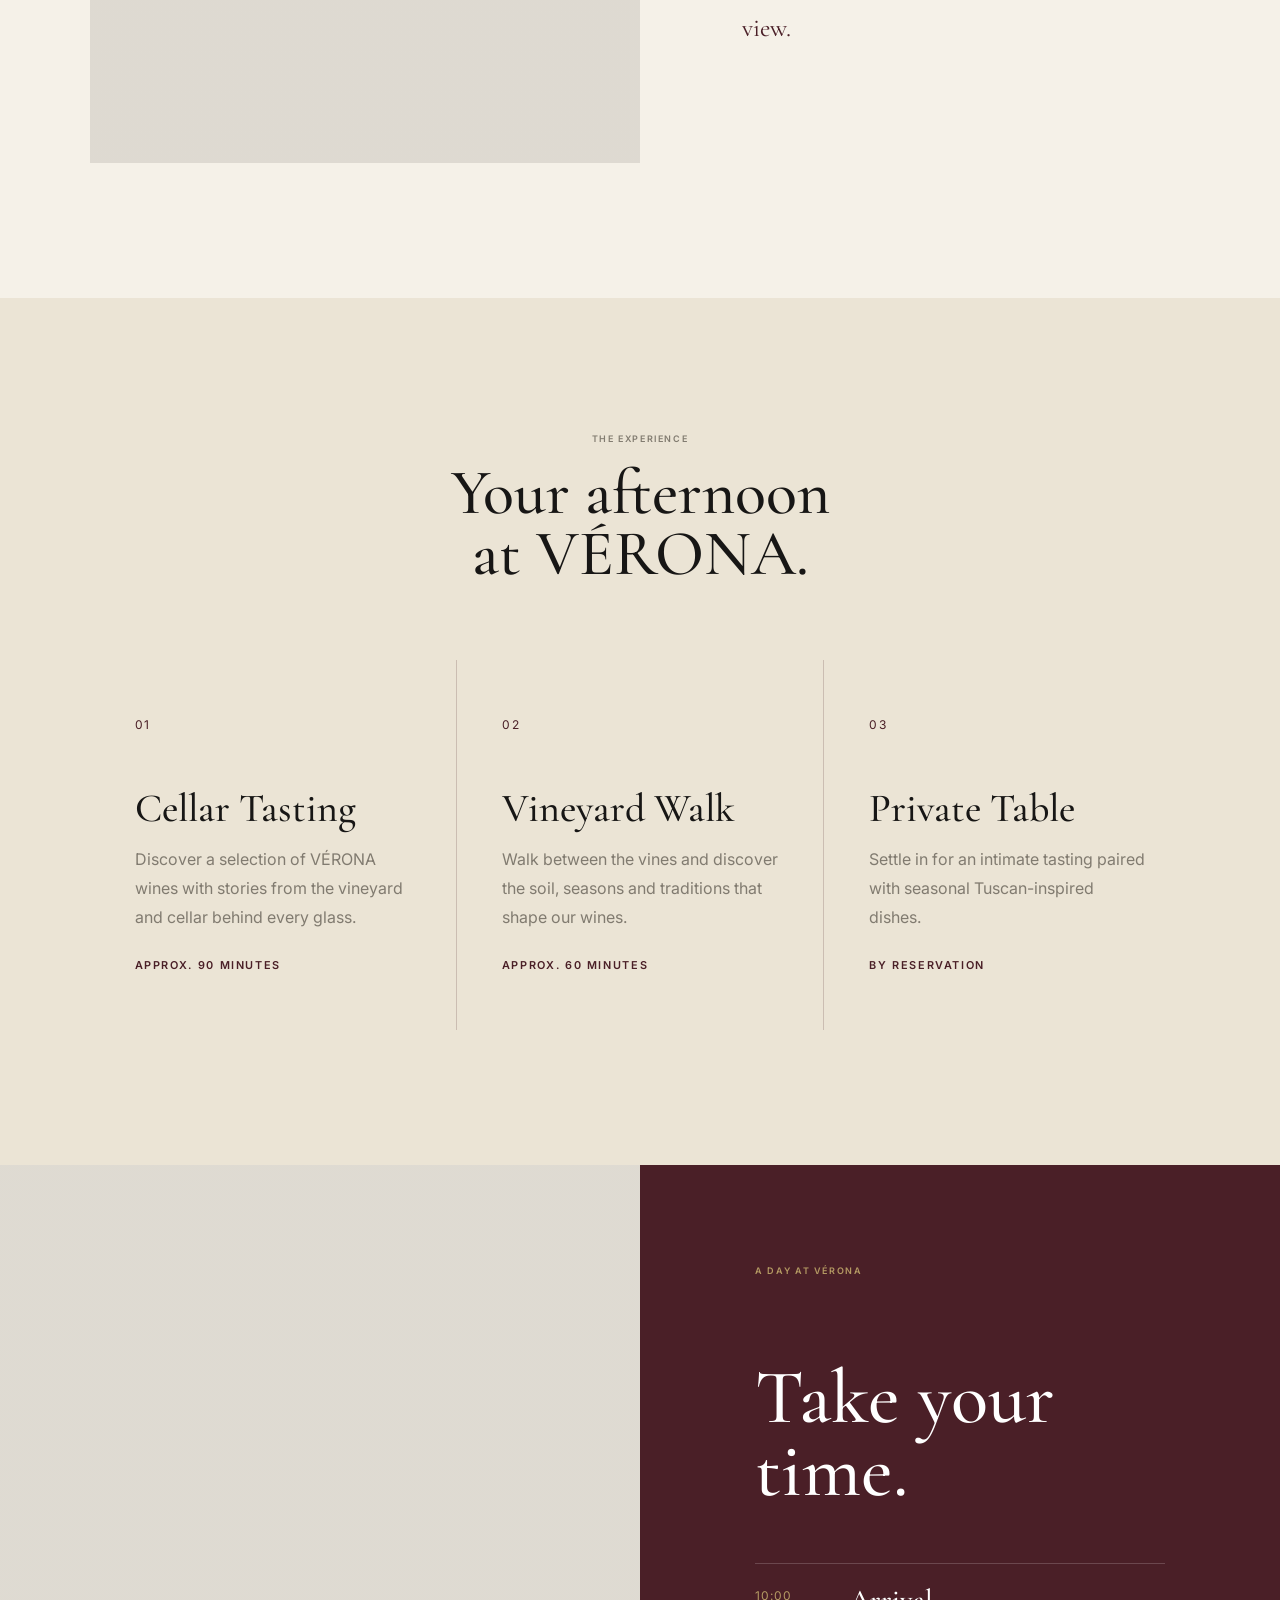
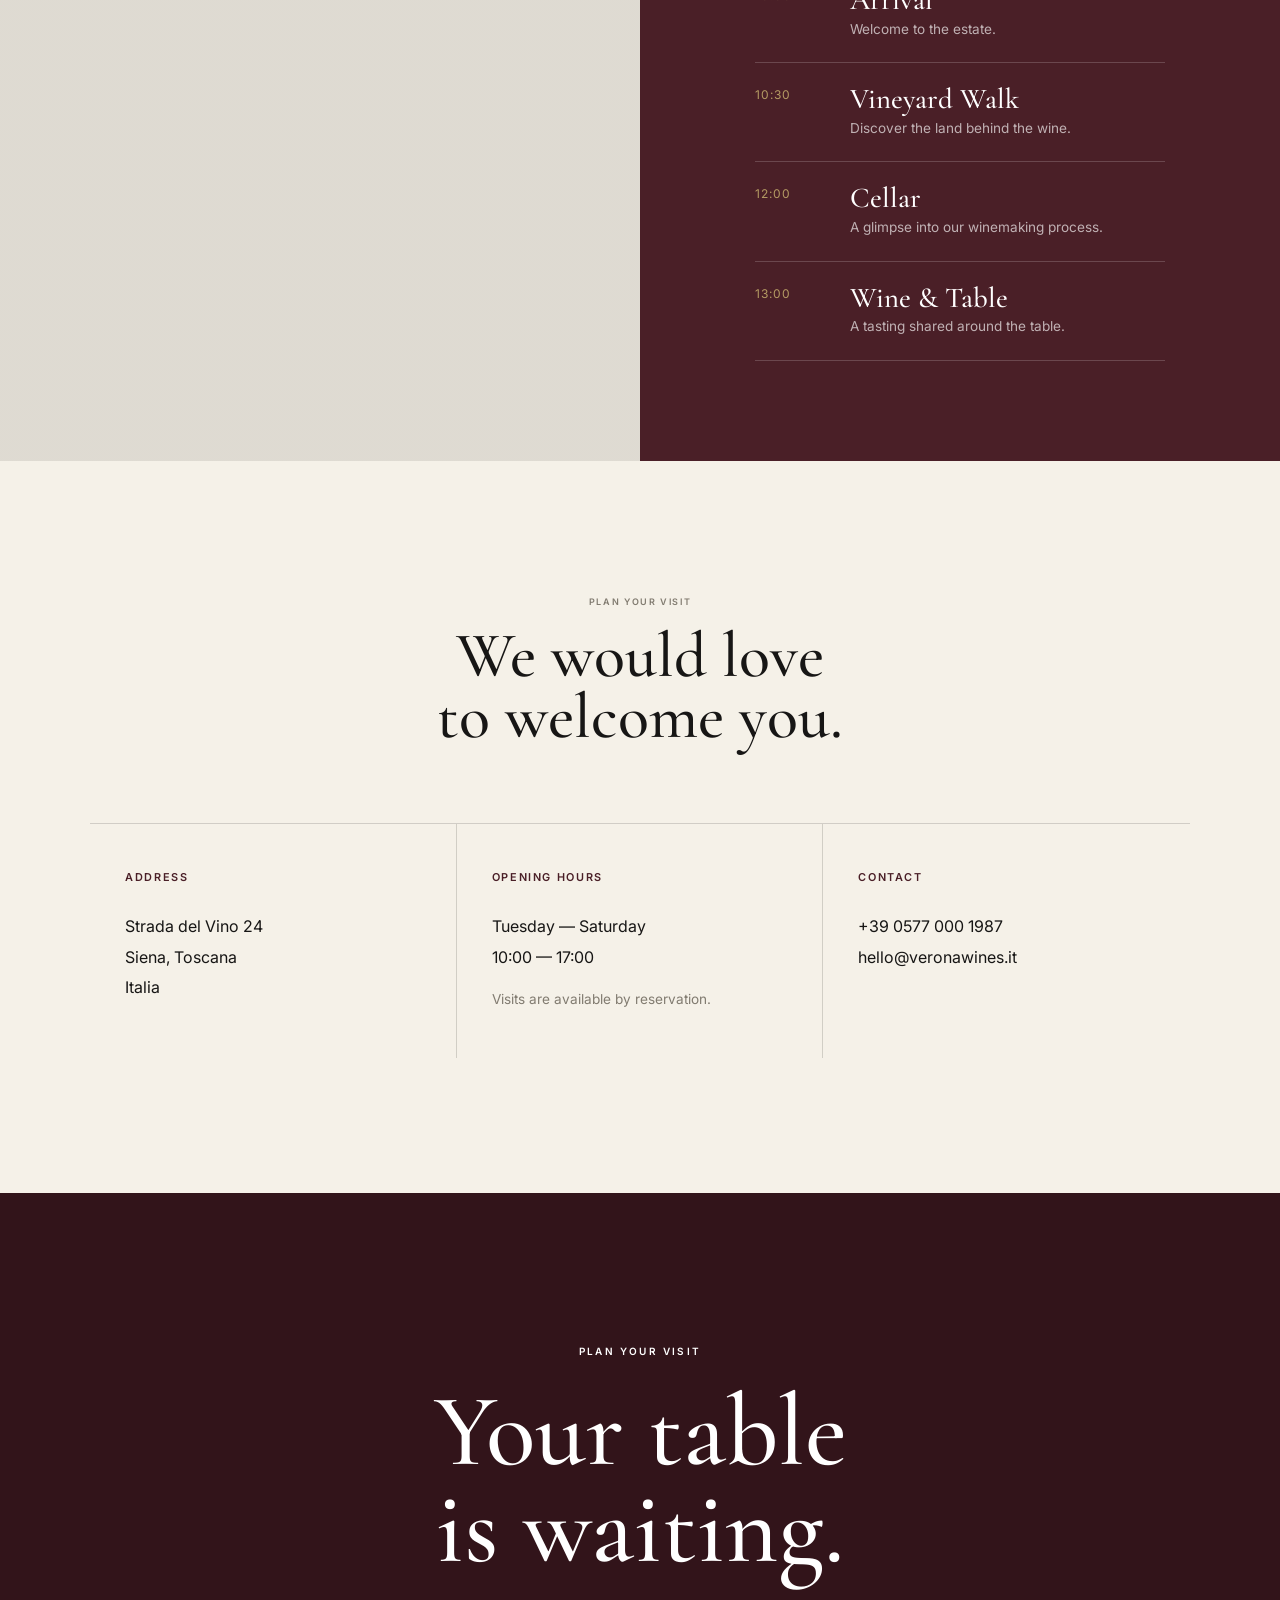
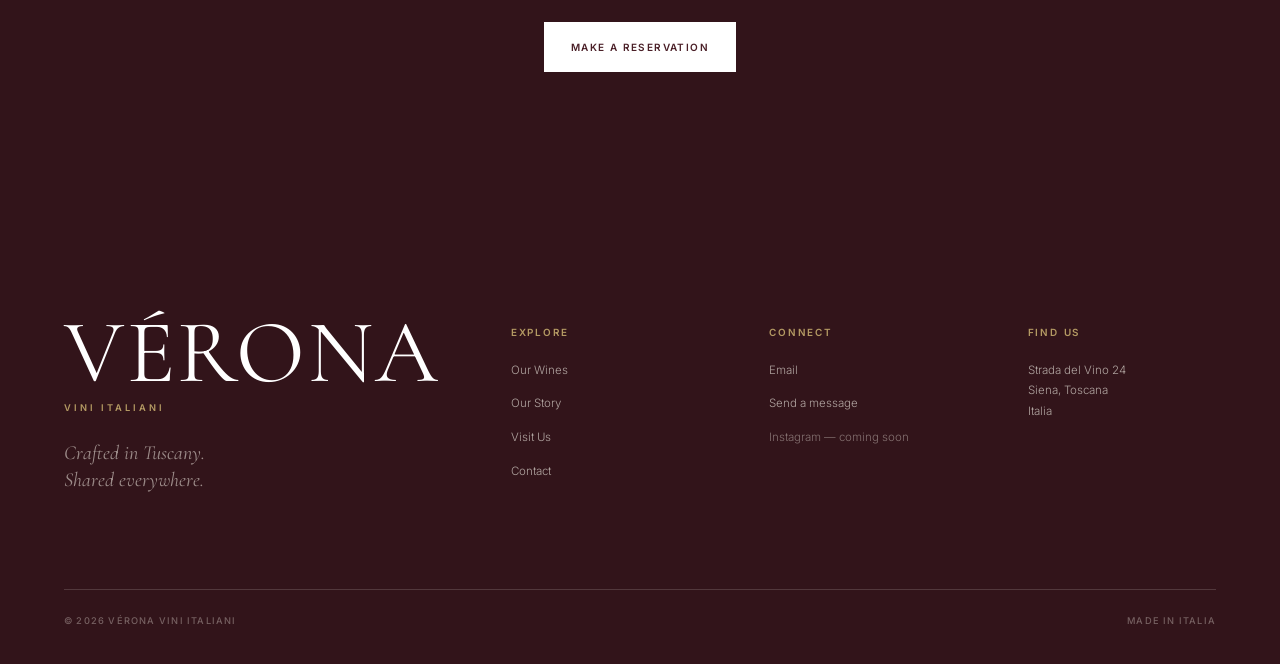
<file: visit.html>
<!DOCTYPE html>
<html lang="en">
<head>
    <meta charset="UTF-8">
    <meta name="viewport" content="width=device-width, initial-scale=1.0">
    <meta name="theme-color" content="#171615">
    <meta name="robots" content="index, follow">
    <link rel="icon" type="image/svg+xml" href="favicon.svg">
    <link rel="apple-touch-icon" href="favicon.svg">

    <!-- PRODUCTION SEO -->
    <link rel="canonical" href="https://verona-vini.netlify.app/visit">

    <meta property="og:type" content="website">
    <meta property="og:site_name" content="VÉRONA VINI ITALIANI">
    <meta property="og:title" content="Visit VÉRONA | VINI ITALIANI">
    <meta property="og:description" content="Plan a visit to VÉRONA in Tuscany for cellar tastings, vineyard walks, private tables, and an intimate estate experience.">
    <meta property="og:url" content="https://verona-vini.netlify.app/visit">
    <meta property="og:image" content="https://verona-vini.netlify.app/og-image.png">
    <meta property="og:image:width" content="1200">
    <meta property="og:image:height" content="630">
    <meta property="og:image:alt" content="VÉRONA VINI ITALIANI — The art of Italian wine.">
    <meta property="og:locale" content="en_US">

    <meta name="twitter:card" content="summary_large_image">
    <meta name="twitter:title" content="Visit VÉRONA | VINI ITALIANI">
    <meta name="twitter:description" content="Plan a visit to VÉRONA in Tuscany for cellar tastings, vineyard walks, private tables, and an intimate estate experience.">
    <meta name="twitter:image" content="https://verona-vini.netlify.app/og-image.png">
    <!-- END PRODUCTION SEO -->
    <meta name="description" content="Plan a visit to VÉRONA in Tuscany for cellar tastings, vineyard walks, private tables, and an intimate estate experience.">

    <title>Visit VÉRONA | VINI ITALIANI</title>

    <link rel="preconnect" href="https://images.pexels.com">
    <link rel="preload" as="image" href="https://images.pexels.com/photos/37361262/pexels-photo-37361262.jpeg?auto=compress&cs=tinysrgb&w=1600" fetchpriority="high">
    <link rel="preconnect" href="https://fonts.googleapis.com">
    <link rel="preconnect" href="https://fonts.gstatic.com" crossorigin>
    <link rel="preload" as="style" href="https://fonts.googleapis.com/css2?family=Cormorant+Garamond:wght@400;500;600;700&family=Inter:wght@300;400;500;600&display=swap" onload="this.onload=null;this.rel='stylesheet'">
    <noscript><link rel="stylesheet" href="https://fonts.googleapis.com/css2?family=Cormorant+Garamond:wght@400;500;600;700&family=Inter:wght@300;400;500;600&display=swap"></noscript>

    <link rel="stylesheet" href="css/style.css">

    <script type="application/ld+json">
    {
        "@context": "https://schema.org",
        "@type": "WebSite",
        "name": "VÉRONA VINI ITALIANI",
        "url": "https://verona-vini.netlify.app/"
    }
    </script>
</head>

<body class="visit-page">
    <a class="skip-link" href="#main-content">Skip to content</a>
    <!-- HEADER -->
    <header class="site-header inner-header">
        <div class="navbar">
            <a href="index.html" class="brand" aria-label="VÉRONA home">
                <span class="brand-name">VÉRONA</span>
                <span class="brand-subtitle">VINI ITALIANI</span>
            </a>

            <nav class="nav-links" id="primary-navigation" aria-label="Primary navigation">
                <a href="index.html">Home</a>
                <a href="wines.html">Wines</a>
                <a href="story.html">Our Story</a>
                <a href="visit.html" class="active" aria-current="page">Visit</a>
                <a href="contact.html">Contact</a>
            </nav>

            <button
                class="menu-toggle"
                type="button"
                aria-label="Open navigation menu"
                aria-expanded="false"
                aria-controls="primary-navigation"
            >
                <span></span>
                <span></span>
            </button>
        </div>
    </header>


    <main id="main-content">
        <!-- HERO -->
        <section class="page-hero visit-hero">
            <div class="page-hero-content reveal">
                <p class="eyebrow">VISIT VÉRONA · SIENA, TOSCANA</p>

                <h1>
                    Come where<br>
                    the wine begins.
                </h1>

                <p>
                    Leave the road behind and spend an afternoon among
                    the vines, cellars and tables of VÉRONA.
                </p>
            </div>
        </section>


        <!-- ESTATE -->
        <section class="visit-estate section-padding">
            <div class="visit-estate-grid">
                <div class="visit-estate-image reveal" role="img" aria-label="Tuscan vineyard estate"></div>

                <div class="visit-estate-content reveal">
                    <p class="section-label">THE ESTATE</p>

                    <h2>
                        A place made<br>
                        for slowing down.
                    </h2>

                    <p>
                        Just outside Siena, VÉRONA sits among rolling
                        vineyards and quiet Tuscan hills.
                    </p>

                    <p>
                        Our estate brings together the vineyard, cellar
                        and tasting room in one place, allowing every
                        visit to become a closer look at how our wines
                        are made.
                    </p>

                    <p>
                        Come for the wine. Stay for the view.
                    </p>
                </div>
            </div>
        </section>


        <!-- EXPERIENCES -->
        <section class="experiences-section section-padding">
            <div class="section-heading centered reveal">
                <p class="section-label">THE EXPERIENCE</p>

                <h2>
                    Your afternoon<br>
                    at VÉRONA.
                </h2>
            </div>

            <div class="experiences-grid">
                <article class="experience-card reveal">
                    <span class="experience-number">01</span>

                    <h3>Cellar Tasting</h3>

                    <p>
                        Discover a selection of VÉRONA wines with
                        stories from the vineyard and cellar behind
                        every glass.
                    </p>

                    <span class="experience-meta">APPROX. 90 MINUTES</span>
                </article>

                <article class="experience-card reveal">
                    <span class="experience-number">02</span>

                    <h3>Vineyard Walk</h3>

                    <p>
                        Walk between the vines and discover the soil,
                        seasons and traditions that shape our wines.
                    </p>

                    <span class="experience-meta">APPROX. 60 MINUTES</span>
                </article>

                <article class="experience-card reveal">
                    <span class="experience-number">03</span>

                    <h3>Private Table</h3>

                    <p>
                        Settle in for an intimate tasting paired with
                        seasonal Tuscan-inspired dishes.
                    </p>

                    <span class="experience-meta">BY RESERVATION</span>
                </article>
            </div>
        </section>


        <!-- A DAY AT VÉRONA -->
        <section class="day-section">
            <div class="day-image reveal" aria-label="Wine cellar experience"></div>

            <div class="day-content reveal">
                <p class="section-label">A DAY AT VÉRONA</p>

                <h2>Take your time.</h2>

                <div class="visit-itinerary">
                    <div class="itinerary-item">
                        <span>10:00</span>
                        <div>
                            <h3>Arrival</h3>
                            <p>Welcome to the estate.</p>
                        </div>
                    </div>

                    <div class="itinerary-item">
                        <span>10:30</span>
                        <div>
                            <h3>Vineyard Walk</h3>
                            <p>Discover the land behind the wine.</p>
                        </div>
                    </div>

                    <div class="itinerary-item">
                        <span>12:00</span>
                        <div>
                            <h3>Cellar</h3>
                            <p>A glimpse into our winemaking process.</p>
                        </div>
                    </div>

                    <div class="itinerary-item">
                        <span>13:00</span>
                        <div>
                            <h3>Wine &amp; Table</h3>
                            <p>A tasting shared around the table.</p>
                        </div>
                    </div>
                </div>
            </div>
        </section>


        <!-- PLAN YOUR VISIT -->
        <section class="visit-info section-padding">
            <div class="section-heading centered reveal">
                <p class="section-label">PLAN YOUR VISIT</p>

                <h2>
                    We would love<br>
                    to welcome you.
                </h2>
            </div>

            <div class="visit-info-grid">
                <div class="visit-info-item reveal">
                    <span class="info-label">ADDRESS</span>

                    <p>
                        Strada del Vino 24<br>
                        Siena, Toscana<br>
                        Italia
                    </p>
                </div>

                <div class="visit-info-item reveal">
                    <span class="info-label">OPENING HOURS</span>

                    <p>
                        Tuesday — Saturday<br>
                        10:00 — 17:00
                    </p>

                    <p class="info-note">
                        Visits are available by reservation.
                    </p>
                </div>

                <div class="visit-info-item reveal">
                    <span class="info-label">CONTACT</span>

                    <p>
                        +39 0577 000 1987<br>
                        hello@veronawines.it
                    </p>
                </div>
            </div>
        </section>


        <!-- RESERVATION CTA -->
        <section class="visit-cta">
            <div class="visit-cta-content reveal">
                <p class="eyebrow">PLAN YOUR VISIT</p>

                <h2>
                    Your table<br>
                    is waiting.
                </h2>

                <button
                    class="button button-light reservation-button"
                    type="button"
                    data-open-reservation
                >
                    Make a Reservation
                </button>
            </div>
        </section>


        <!-- RESERVATION MODAL -->
        <div class="modal" id="reservationModal" aria-hidden="true" hidden>
            <div class="modal-backdrop" data-close-reservation></div>

            <div
                class="modal-dialog"
                role="dialog"
                aria-modal="true"
                aria-labelledby="reservationTitle"
            >
                <button
                    class="modal-close"
                    type="button"
                    aria-label="Close reservation form"
                    data-close-reservation
                >
                    ×
                </button>

                <p class="eyebrow">VÉRONA · VISIT THE ESTATE</p>

                <h2 id="reservationTitle">Make a reservation.</h2>

                <p class="modal-intro">
                    Tell us when you would like to visit and we will
                    prepare your table.
                </p>

                <form
                        class="reservation-form"
                        id="reservationForm"
                        autocomplete="on"
                        action="https://api.web3forms.com/submit"
                        method="POST"
                    >
                        <input type="hidden" name="access_key" value="55e46df5-874d-4524-a5c4-0fe9b94e3dcc">
                        <input type="hidden" name="subject" value="New VÉRONA Reservation Request">
                        <input type="hidden" name="from_name" value="VÉRONA VINI ITALIANI">
                        <input type="checkbox" name="botcheck" class="form-honeypot" tabindex="-1" aria-hidden="true" autocomplete="off">

                    <div class="form-row">
                        <div class="form-group">
                            <label for="reservationName">Full name</label>
                            <input
                                type="text"
                                id="reservationName"
                                name="name"
                                autocomplete="name"
                                placeholder="Your name"
                                required
                            >
                        </div>

                        <div class="form-group">
                            <label for="reservationEmail">Email address</label>
                            <input
                                type="email"
                                id="reservationEmail"
                                name="email"
                                autocomplete="email"
                                inputmode="email"
                                placeholder="you@example.com"
                                required
                            >
                        </div>
                    </div>

                    <div class="form-row">
                        <div class="form-group">
                            <label for="reservationDate">Date</label>
                            <input
                                type="date"
                                id="reservationDate"
                                name="date"
                                autocomplete="off"
                                required
                            >
                        </div>

                        <div class="form-group">
                            <label for="reservationTime">Time</label>
                            <input
                                type="time"
                                id="reservationTime"
                                name="time"
                                autocomplete="off"
                                required
                            >
                        </div>
                    </div>

                    <div class="form-row">
                        <div class="form-group">
                            <label for="reservationGuests">Guests</label>
                            <select id="reservationGuests" name="guests" required>
                                <option value="" selected disabled>Select</option>
                                <option value="1">1 guest</option>
                                <option value="2">2 guests</option>
                                <option value="3">3 guests</option>
                                <option value="4">4 guests</option>
                                <option value="5">5 guests</option>
                                <option value="6">6 guests</option>
                                <option value="7+">7+ guests</option>
                            </select>
                        </div>

                        <div class="form-group">
                            <label for="reservationExperience">Experience</label>
                            <select id="reservationExperience" name="experience" required>
                                <option value="" selected disabled>Select</option>
                                <option value="cellar">Cellar Tasting</option>
                                <option value="vineyard">Vineyard Walk</option>
                                <option value="private-table">Private Table</option>
                            </select>
                        </div>
                    </div>

                    <div class="form-group">
                        <label for="reservationMessage">Notes</label>
                        <textarea
                            id="reservationMessage"
                            name="message"
                            rows="4"
                            placeholder="Anything we should know?"
                        ></textarea>
                    </div>

                    <button class="button button-dark" type="submit">
                        Request reservation <span>→</span>
                    </button>

                    <p class="form-note">
                        This sends a reservation request to VÉRONA. We will confirm availability by email.
                    </p>

                    <p class="form-success" id="reservationSuccess" role="status" aria-live="polite">
                        Thank you. Your reservation request has been received. We will confirm your visit by email.
                    </p>

                    <p class="form-error" id="reservationError" role="alert" aria-live="assertive"></p>
                </form>
            </div>
        </div>
    </main>


    <!-- FOOTER -->
    <footer class="site-footer">
        <div class="footer-main">
            <div class="footer-brand">
                <a href="index.html" class="brand footer-logo" aria-label="VÉRONA home">
                    <span class="brand-name">VÉRONA</span>
                    <span class="brand-subtitle">VINI ITALIANI</span>
                </a>

                <p class="footer-tagline">
                    Crafted in Tuscany.<br>
                    Shared everywhere.
                </p>
            </div>

            <div class="footer-column">
                <h3>Explore</h3>
                <a href="wines.html">Our Wines</a>
                <a href="story.html">Our Story</a>
                <a href="visit.html">Visit Us</a>
                <a href="contact.html">Contact</a>
            </div>

            <div class="footer-column">
                <h3>Connect</h3>
                <a href="mailto:hello@veronawines.it">Email</a>
                <a href="contact.html#contactForm">Send a message</a>
                <span class="footer-unavailable">Instagram — coming soon</span>
            </div>

            <div class="footer-column">
                <h3>Find us</h3>
                <p>
                    Strada del Vino 24<br>
                    Siena, Toscana<br>
                    Italia
                </p>
            </div>
        </div>

        <div class="footer-bottom">
            <span>© 2026 VÉRONA VINI ITALIANI</span>
            <span>Made in Italia</span>
        </div>
    </footer>

    <script src="js/script.js" defer></script>
</body>
</html>
</file>
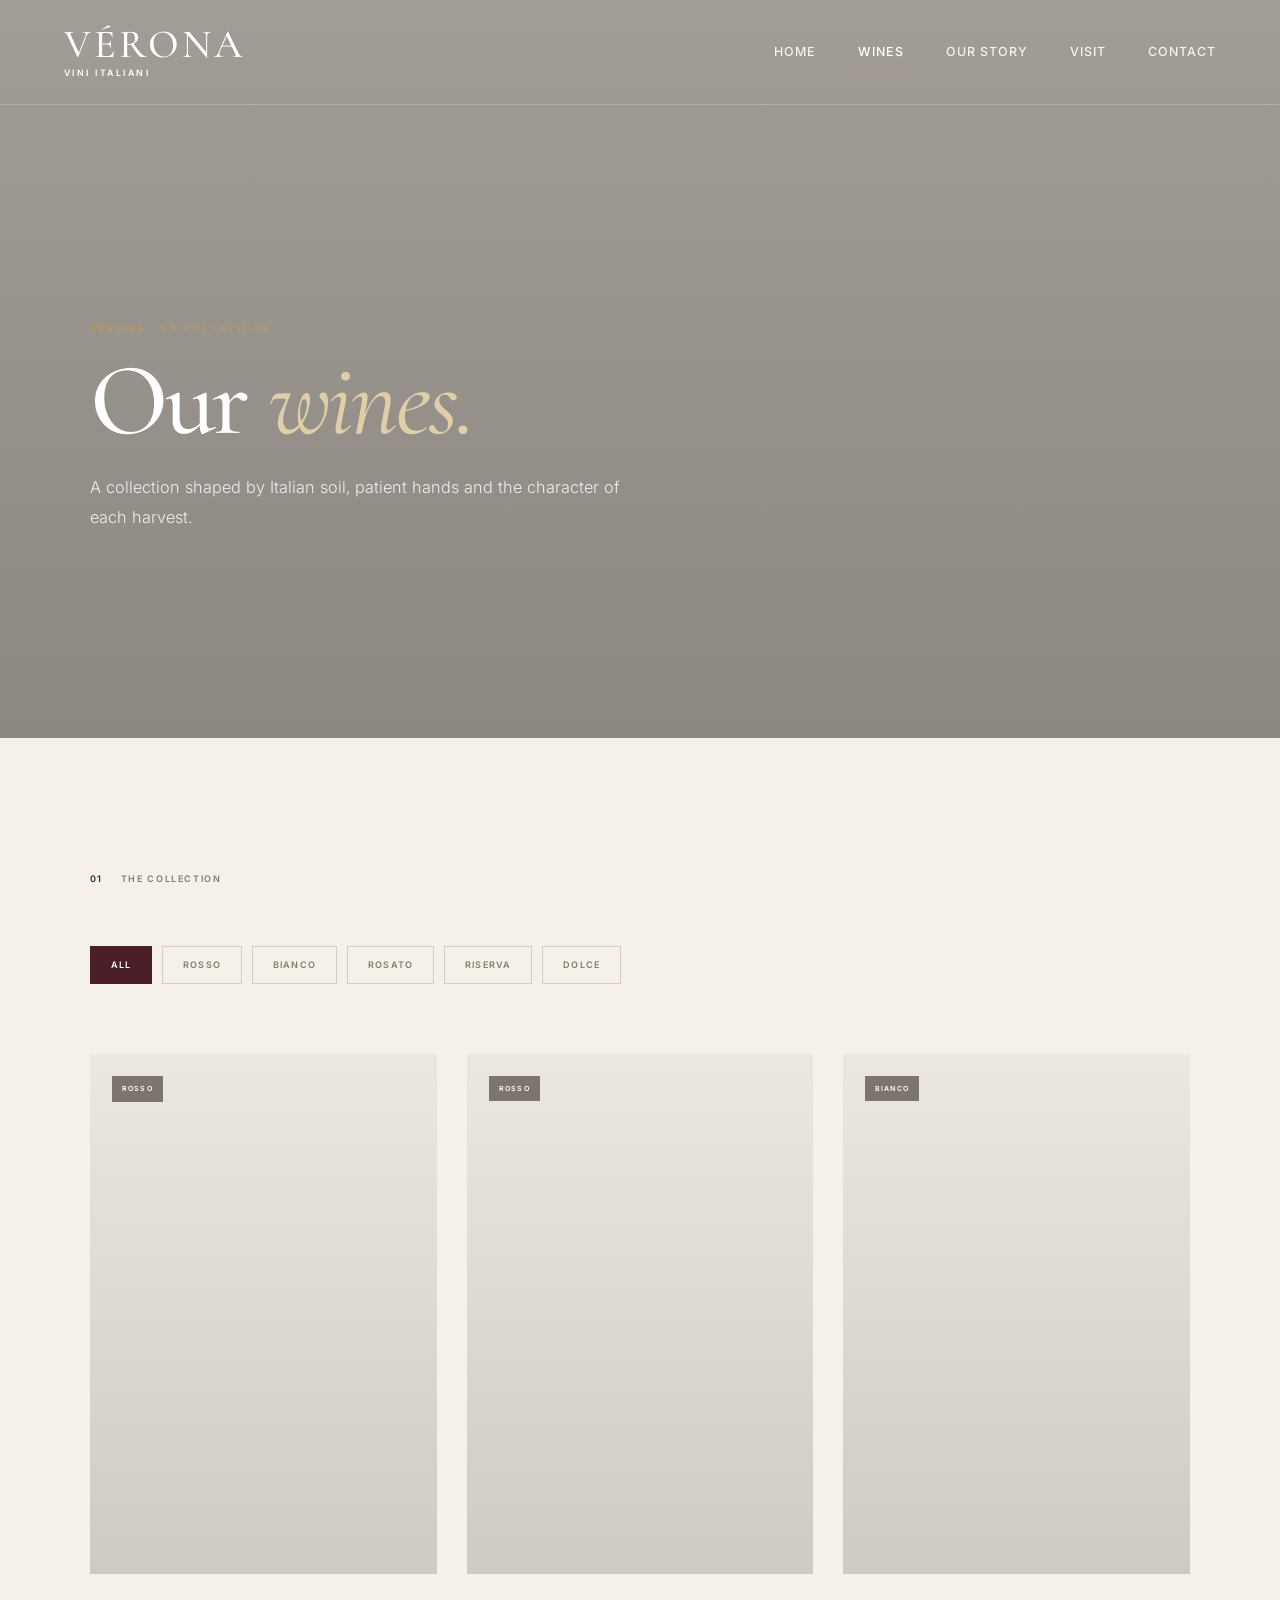
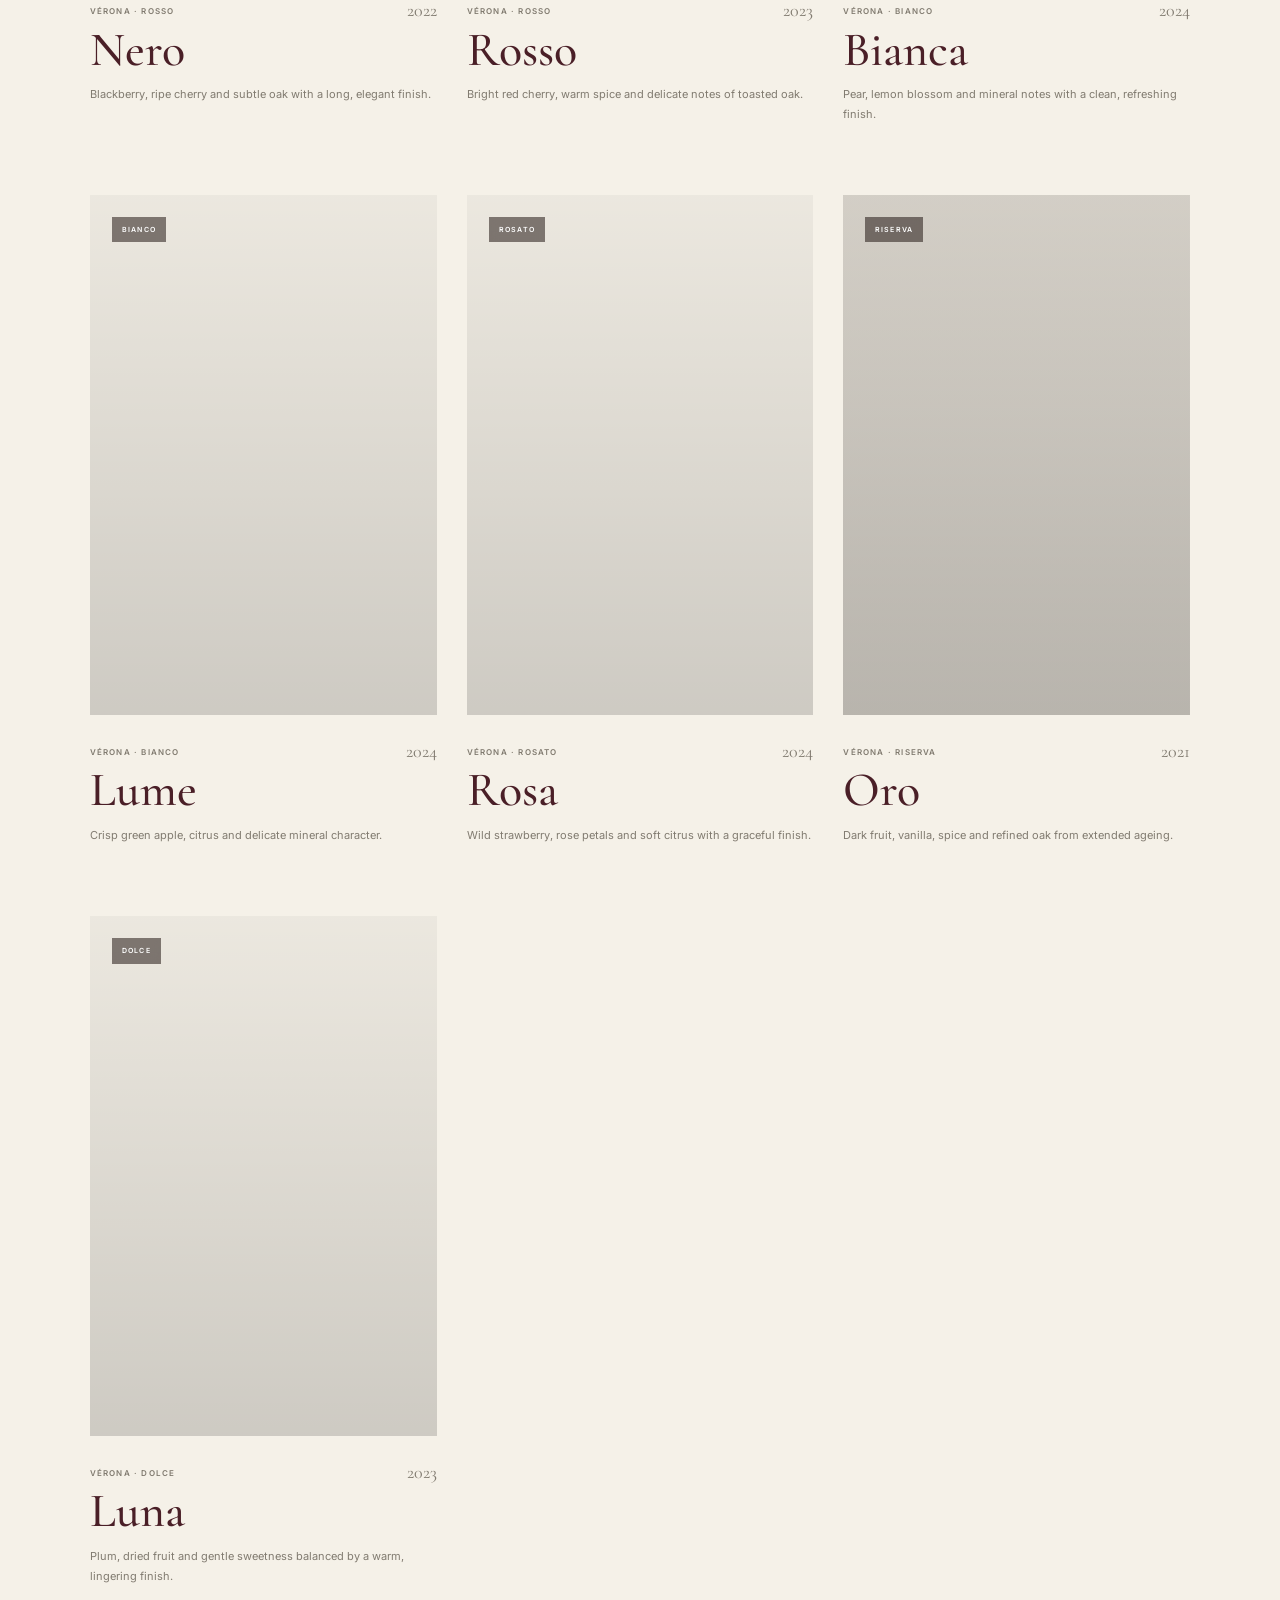
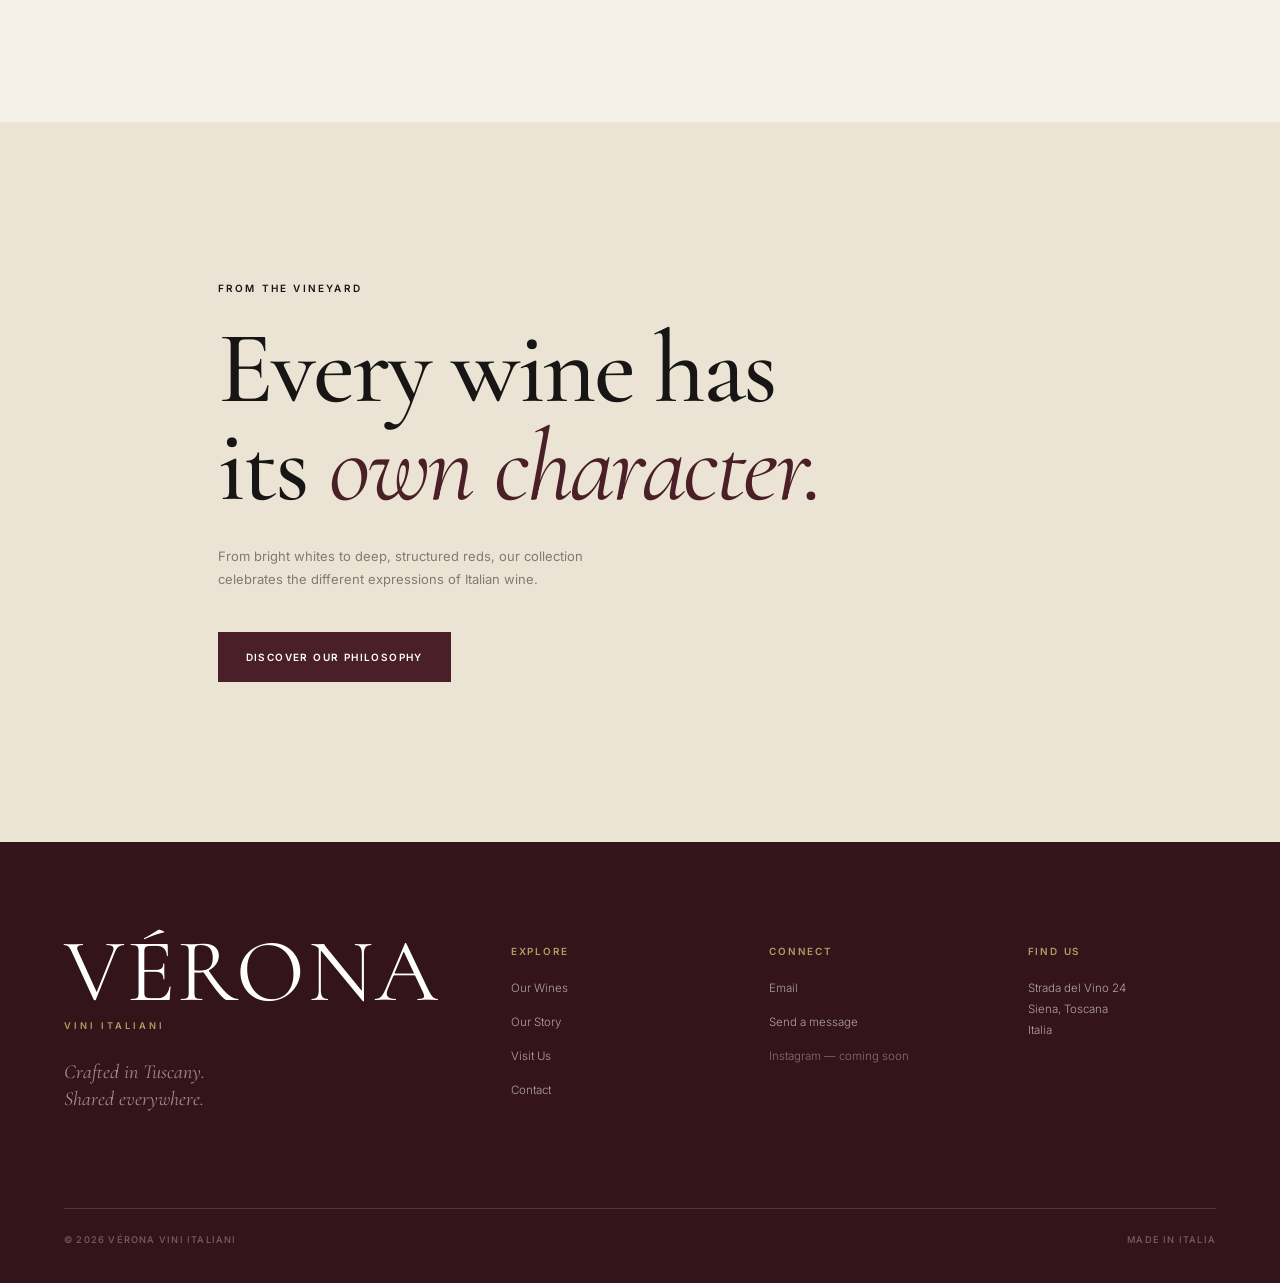
<file: wines.html>
<!DOCTYPE html>
<html lang="en">
<head>
    <meta charset="UTF-8">
    <meta name="viewport" content="width=device-width, initial-scale=1.0">
    <meta name="theme-color" content="#171615">
    <meta name="robots" content="index, follow">
    <link rel="icon" type="image/svg+xml" href="favicon.svg">
    <link rel="apple-touch-icon" href="favicon.svg">

    <!-- PRODUCTION SEO -->
    <link rel="canonical" href="https://verona-vini.netlify.app/wines">

    <meta property="og:type" content="website">
    <meta property="og:site_name" content="VÉRONA VINI ITALIANI">
    <meta property="og:title" content="Our Wines | VÉRONA VINI ITALIANI">
    <meta property="og:description" content="Explore the VÉRONA wine collection: Rosso, Bianco, Rosato, Riserva, and Dolce wines inspired by the landscapes and character of Tuscany.">
    <meta property="og:url" content="https://verona-vini.netlify.app/wines">
    <meta property="og:image" content="https://verona-vini.netlify.app/og-image.png">
    <meta property="og:image:width" content="1200">
    <meta property="og:image:height" content="630">
    <meta property="og:image:alt" content="VÉRONA VINI ITALIANI — The art of Italian wine.">
    <meta property="og:locale" content="en_US">

    <meta name="twitter:card" content="summary_large_image">
    <meta name="twitter:title" content="Our Wines | VÉRONA VINI ITALIANI">
    <meta name="twitter:description" content="Explore the VÉRONA wine collection: Rosso, Bianco, Rosato, Riserva, and Dolce wines inspired by the landscapes and character of Tuscany.">
    <meta name="twitter:image" content="https://verona-vini.netlify.app/og-image.png">
    <!-- END PRODUCTION SEO -->
    <meta name="description" content="Explore the VÉRONA wine collection: Rosso, Bianco, Rosato, Riserva, and Dolce wines inspired by the landscapes of Tuscany.">

    <title>Our Wines | VÉRONA VINI ITALIANI</title>

    <link rel="preconnect" href="https://guidetowines.com">
    <link rel="preload" as="image" href="https://guidetowines.com/images/hero-background.png" fetchpriority="high">
    <link rel="preconnect" href="https://fonts.googleapis.com">
    <link rel="preconnect" href="https://fonts.gstatic.com" crossorigin>
    <link rel="preload" as="style" href="https://fonts.googleapis.com/css2?family=Cormorant+Garamond:wght@400;500;600;700&family=Inter:wght@300;400;500;600&display=swap" onload="this.onload=null;this.rel='stylesheet'">
    <noscript><link rel="stylesheet" href="https://fonts.googleapis.com/css2?family=Cormorant+Garamond:wght@400;500;600;700&family=Inter:wght@300;400;500;600&display=swap"></noscript>

    <link rel="stylesheet" href="css/style.css">

    <script type="application/ld+json">
    {
        "@context": "https://schema.org",
        "@type": "WebSite",
        "name": "VÉRONA VINI ITALIANI",
        "url": "https://verona-vini.netlify.app/"
    }
    </script>
</head>

<body class="wines-page">
    <a class="skip-link" href="#main-content">Skip to content</a>
    <!-- HEADER -->
    <header class="site-header inner-header">
        <div class="navbar">
            <a href="index.html" class="brand" aria-label="VÉRONA home">
                <span class="brand-name">VÉRONA</span>
                <span class="brand-subtitle">VINI ITALIANI</span>
            </a>

            <nav class="nav-links" id="primary-navigation" aria-label="Primary navigation">
                <a href="index.html">Home</a>
                <a href="wines.html" class="active" aria-current="page">Wines</a>
                <a href="story.html">Our Story</a>
                <a href="visit.html">Visit</a>
                <a href="contact.html">Contact</a>
            </nav>

            <button
                class="menu-toggle"
                type="button"
                aria-label="Open navigation menu"
                aria-expanded="false"
                aria-controls="primary-navigation"
            >
                <span></span>
                <span></span>
            </button>
        </div>
    </header>


    <main id="main-content">
        <!-- PAGE HERO -->
        <section class="page-hero wines-hero">
            <div class="page-hero-content reveal">
                <p class="eyebrow">VÉRONA · LA COLLEZIONE</p>

                <h1>
                    Our <em>wines.</em>
                </h1>

                <p>
                    A collection shaped by Italian soil,
                    patient hands and the character of each harvest.
                </p>
            </div>
        </section>


        <!-- WINE COLLECTION -->
        <section class="wine-catalogue section">
            <div class="section-label">
                <span>01</span>
                <span>THE COLLECTION</span>
            </div>

            <div class="wine-filters" role="group" aria-label="Filter wines">
                <button class="filter-button active" type="button" data-filter="all" aria-pressed="true">All</button>
                <button class="filter-button" type="button" data-filter="rosso" aria-pressed="false">Rosso</button>
                <button class="filter-button" type="button" data-filter="bianco" aria-pressed="false">Bianco</button>
                <button class="filter-button" type="button" data-filter="rosato" aria-pressed="false">Rosato</button>
                <button class="filter-button" type="button" data-filter="riserva" aria-pressed="false">Riserva</button>
                <button class="filter-button" type="button" data-filter="dolce" aria-pressed="false">Dolce</button>
            </div>

            <div class="wine-grid">

                <article class="wine-card reveal" data-category="rosso">
                    <div class="wine-image wine-nero">
                        <span class="wine-collection">ROSSO</span>
                    </div>

                    <div class="wine-card-info">
                        <div>
                            <span class="wine-type">VÉRONA · ROSSO</span>
                            <h2>Nero</h2>
                        </div>
                        <span class="wine-vintage">2022</span>
                    </div>

                    <p class="wine-description">
                        Blackberry, ripe cherry and subtle
                        oak with a long, elegant finish.
                    </p>
                </article>


                <article class="wine-card reveal" data-category="rosso">
                    <div class="wine-image wine-rosso">
                        <span class="wine-collection">ROSSO</span>
                    </div>

                    <div class="wine-card-info">
                        <div>
                            <span class="wine-type">VÉRONA · ROSSO</span>
                            <h2>Rosso</h2>
                        </div>
                        <span class="wine-vintage">2023</span>
                    </div>

                    <p class="wine-description">
                        Bright red cherry, warm spice and
                        delicate notes of toasted oak.
                    </p>
                </article>


                <article class="wine-card reveal" data-category="bianco">
                    <div class="wine-image wine-bianca">
                        <span class="wine-collection">BIANCO</span>
                    </div>

                    <div class="wine-card-info">
                        <div>
                            <span class="wine-type">VÉRONA · BIANCO</span>
                            <h2>Bianca</h2>
                        </div>
                        <span class="wine-vintage">2024</span>
                    </div>

                    <p class="wine-description">
                        Pear, lemon blossom and mineral
                        notes with a clean, refreshing finish.
                    </p>
                </article>


                <article class="wine-card reveal" data-category="bianco">
                    <div class="wine-image wine-lume">
                        <span class="wine-collection">BIANCO</span>
                    </div>

                    <div class="wine-card-info">
                        <div>
                            <span class="wine-type">VÉRONA · BIANCO</span>
                            <h2>Lume</h2>
                        </div>
                        <span class="wine-vintage">2024</span>
                    </div>

                    <p class="wine-description">
                        Crisp green apple, citrus and
                        delicate mineral character.
                    </p>
                </article>


                <article class="wine-card reveal" data-category="rosato">
                    <div class="wine-image wine-rosa">
                        <span class="wine-collection">ROSATO</span>
                    </div>

                    <div class="wine-card-info">
                        <div>
                            <span class="wine-type">VÉRONA · ROSATO</span>
                            <h2>Rosa</h2>
                        </div>
                        <span class="wine-vintage">2024</span>
                    </div>

                    <p class="wine-description">
                        Wild strawberry, rose petals and
                        soft citrus with a graceful finish.
                    </p>
                </article>


                <article class="wine-card reveal" data-category="riserva">
                    <div class="wine-image wine-oro">
                        <span class="wine-collection">RISERVA</span>
                    </div>

                    <div class="wine-card-info">
                        <div>
                            <span class="wine-type">VÉRONA · RISERVA</span>
                            <h2>Oro</h2>
                        </div>
                        <span class="wine-vintage">2021</span>
                    </div>

                    <p class="wine-description">
                        Dark fruit, vanilla, spice and
                        refined oak from extended ageing.
                    </p>
                </article>


                <article class="wine-card reveal" data-category="dolce">
                    <div class="wine-image wine-luna">
                        <span class="wine-collection">DOLCE</span>
                    </div>

                    <div class="wine-card-info">
                        <div>
                            <span class="wine-type">VÉRONA · DOLCE</span>
                            <h2>Luna</h2>
                        </div>
                        <span class="wine-vintage">2023</span>
                    </div>

                    <p class="wine-description">
                        Plum, dried fruit and gentle sweetness
                        balanced by a warm, lingering finish.
                    </p>
                </article>

            </div>
        </section>


        <!-- STATEMENT -->
        <section class="wine-statement">
            <div class="wine-statement-content reveal">
                <p class="eyebrow">FROM THE VINEYARD</p>

                <h2>
                    Every wine has<br>
                    its <em>own character.</em>
                </h2>

                <p>
                    From bright whites to deep, structured reds,
                    our collection celebrates the different
                    expressions of Italian wine.
                </p>

                <a href="story.html" class="button button-dark">
                    Discover our philosophy
                </a>
            </div>
        </section>
    </main>


    <!-- FOOTER -->
    <footer class="site-footer">
        <div class="footer-main">
            <div class="footer-brand">
                <a href="index.html" class="brand footer-logo" aria-label="VÉRONA home">
                    <span class="brand-name">VÉRONA</span>
                    <span class="brand-subtitle">VINI ITALIANI</span>
                </a>

                <p class="footer-tagline">
                    Crafted in Tuscany.<br>
                    Shared everywhere.
                </p>
            </div>

            <div class="footer-column">
                <h3>Explore</h3>
                <a href="wines.html">Our Wines</a>
                <a href="story.html">Our Story</a>
                <a href="visit.html">Visit Us</a>
                <a href="contact.html">Contact</a>
            </div>

            <div class="footer-column">
                <h3>Connect</h3>
                <a href="mailto:hello@veronawines.it">Email</a>
                <a href="contact.html#contactForm">Send a message</a>
                <span class="footer-unavailable">Instagram — coming soon</span>
            </div>

            <div class="footer-column">
                <h3>Find us</h3>
                <p>
                    Strada del Vino 24<br>
                    Siena, Toscana<br>
                    Italia
                </p>
            </div>
        </div>

        <div class="footer-bottom">
            <span>© 2026 VÉRONA VINI ITALIANI</span>
            <span>Made in Italia</span>
        </div>
    </footer>

    <script src="js/script.js" defer></script>
</body>
</html>
</file>
<file: css/style.css>
/* =========================================================
   VÉRONA — VINI ITALIANI
   Final unified stylesheet
   ========================================================= */


/* =========================================================
   01. DESIGN TOKENS
   ========================================================= */

:root {
    --ivory: #f5f1e8;
    --cream: #ebe4d5;
    --wine: #4a1f27;
    --wine-dark: #32141a;
    --olive: #4d5540;
    --gold: #b49a63;
    --black: #171615;
    --white: #ffffff;
    --muted: #817b70;
    --line: rgba(23, 22, 21, 0.16);
    --light-line: rgba(245, 241, 232, 0.16);

    --serif: "Cormorant Garamond", Georgia, serif;
    --sans: "Inter", Arial, sans-serif;

    --page-padding: 7vw;
    --section-space: 135px;

    --transition: 0.35s ease;
}


/* =========================================================
   02. RESET + GLOBAL
   ========================================================= */

* {
    box-sizing: border-box;
    margin: 0;
    padding: 0;
}

html {
    scroll-behavior: smooth;
}

body {
    min-width: 320px;
    overflow-x: hidden;

    background: var(--ivory);
    color: var(--black);

    font-family: var(--sans);
    font-weight: 400;
    line-height: 1.6;
}

body.no-scroll {
    overflow: hidden;
}

img {
    display: block;
    width: 100%;
}

a {
    color: inherit;
    text-decoration: none;
}

button,
input,
select,
textarea {
    font: inherit;
}

button {
    border: 0;
}

::selection {
    background: var(--gold);
    color: var(--black);
}


/* =========================================================
   ACCESSIBILITY + INTERACTION BASICS
   ========================================================= */

.skip-link {
    position: fixed;
    left: 20px;
    top: 20px;
    z-index: 5000;

    padding: 12px 16px;

    background: var(--white);
    color: var(--wine);

    font-family: var(--sans);
    font-size: 0.75rem;
    font-weight: 600;
    letter-spacing: 0.08em;
    text-transform: uppercase;

    transform: translateY(-160%);
    transition: transform 0.2s ease;
}

.skip-link:focus {
    transform: translateY(0);
}

:focus-visible {
    outline: 2px solid var(--gold);
    outline-offset: 4px;
}

.footer-unavailable {
    color: rgba(245, 241, 232, 0.42);
    font-size: 0.72rem;
    font-weight: 300;
    line-height: 1.8;
}

@media (prefers-reduced-motion: reduce) {
    html {
        scroll-behavior: auto;
    }

    *,
    *::before,
    *::after {
        animation-duration: 0.01ms !important;
        animation-iteration-count: 1 !important;
        scroll-behavior: auto !important;
        transition-duration: 0.01ms !important;
    }
}


/* =========================================================
   03. GLOBAL TYPE
   ========================================================= */

h1,
h2,
h3 {
    color: var(--black);
    font-family: var(--serif);
    font-weight: 500;
    line-height: 0.95;
}

.eyebrow {
    color: currentColor;

    font-family: var(--sans);
    font-size: 10px;
    font-weight: 600;
    letter-spacing: 0.22em;
    line-height: 1.4;
    text-transform: uppercase;
}

.dark-eyebrow {
    color: var(--wine);
}

.section-label {
    display: flex;
    align-items: center;
    gap: 18px;

    margin-bottom: 60px;

    color: var(--muted);

    font-size: 9px;
    font-weight: 600;
    letter-spacing: 0.18em;
    line-height: 1.4;
    text-transform: uppercase;
}

.section-label span:first-child {
    color: var(--wine);
}


/* =========================================================
   04. SHARED LAYOUT + LINKS + BUTTONS
   ========================================================= */

.section {
    padding: var(--section-space) var(--page-padding);
}

.section-padding {
    padding: var(--section-space) var(--page-padding);
}

.text-link {
    display: inline-flex;
    align-items: center;
    gap: 12px;

    width: fit-content;

    font-family: var(--sans);
    font-size: 10px;
    font-weight: 600;
    letter-spacing: 0.13em;
    line-height: 1.4;
    text-transform: uppercase;
}

.text-link span {
    font-size: 16px;
    line-height: 1;

    transition: transform var(--transition);
}

.text-link:hover span {
    transform: translateX(5px);
}

.dark-link {
    color: var(--wine);
}

.button {
    display: inline-flex;
    align-items: center;
    justify-content: center;
    gap: 12px;

    min-height: 50px;
    padding: 0 27px;

    border: 1px solid transparent;

    font-family: var(--sans);
    font-size: 10px;
    font-weight: 600;
    letter-spacing: 0.14em;
    line-height: 1.2;
    text-transform: uppercase;

    cursor: pointer;

    transition:
        background var(--transition),
        color var(--transition),
        border-color var(--transition),
        transform var(--transition);
}

.button:hover {
    transform: translateY(-2px);
}

.button-light {
    background: var(--white);
    color: var(--wine);
}

.button-light:hover {
    background: var(--gold);
    color: var(--white);
}

.button-dark {
    background: var(--wine);
    color: var(--white);
}

.button-dark:hover {
    background: var(--wine-dark);
}


/* =========================================================
   05. SCROLL REVEAL
   ========================================================= */

.js-enabled .reveal {
    opacity: 0;
    transform: translateY(24px);
    transition:
        opacity 0.8s ease,
        transform 0.8s ease;
}

.js-enabled .reveal.revealed {
    opacity: 1;
    transform: translateY(0);
}


/* =========================================================
   06. GLOBAL HEADER + NAVIGATION
   ========================================================= */

.site-header {
    position: absolute;
    top: 0;
    left: 0;

    width: 100%;

    z-index: 1000;

    color: var(--white);
}

.navbar {
    position: relative;

    width: 100%;
    min-height: 105px;

    display: flex;
    align-items: center;
    justify-content: space-between;

    padding: 0 5vw;

    border-bottom: 1px solid rgba(255, 255, 255, 0.20);
}

.inner-header {
    color: var(--white);
}

.brand {
    display: flex;
    flex-direction: column;
    align-items: flex-start;
    flex-shrink: 0;

    width: fit-content;
}

.brand-name {
    color: currentColor;

    font-family: var(--serif);
    font-size: 2.5rem;
    font-weight: 500;
    line-height: 0.9;
    letter-spacing: 0.08em;
}

.brand-subtitle {
    margin-top: 7px;

    color: currentColor;

    font-family: var(--sans);
    font-size: 0.55rem;
    font-weight: 600;
    line-height: 1;
    letter-spacing: 0.28em;
}

.nav-links {
    display: flex;
    align-items: center;
    gap: 42px;

    margin-left: auto;
}

.nav-links a {
    position: relative;

    color: rgba(255, 255, 255, 0.88);

    font-family: var(--sans);
    font-size: 0.78rem;
    font-weight: 500;
    letter-spacing: 0.08em;
    line-height: 1.2;
    text-transform: uppercase;
    white-space: nowrap;
}

.nav-links a::after {
    content: "";

    position: absolute;
    left: 0;
    right: 0;
    bottom: -9px;

    width: 0;
    height: 1px;

    background: var(--gold);

    transition: width var(--transition);
}

.nav-links a:hover,
.nav-links a.active {
    color: var(--white);
}

.nav-links a:hover::after,
.nav-links a.active::after {
    width: 100%;
}

.menu-toggle {
    display: none;

    width: 35px;
    height: 35px;

    align-items: center;
    justify-content: center;
    flex-direction: column;
    gap: 6px;

    padding: 0;

    background: transparent;
    color: var(--white);

    cursor: pointer;
}

.menu-toggle span {
    display: block;

    width: 24px;
    height: 1px;

    background: currentColor;

    transition:
        transform var(--transition),
        opacity var(--transition);
}

.menu-toggle.active span:first-child {
    transform: translateY(3.5px) rotate(45deg);
}

.menu-toggle.active span:last-child {
    transform: translateY(-3.5px) rotate(-45deg);
}


/* =========================================================
   07. HOME HERO
   ========================================================= */

.hero {
    position: relative;

    min-height: 100svh;

    display: flex;
    align-items: center;

    padding: 150px var(--page-padding) 110px;

    overflow: hidden;

    color: var(--white);

    background:
        url("https://images.unsplash.com/photo-1506377247377-2a5b3b417ebb?auto=format&fit=crop&w=1600&q=75")
        center / cover no-repeat;
}

.hero-overlay {
    position: absolute;
    inset: 0;

    background:
        linear-gradient(
            90deg,
            rgba(20, 16, 13, 0.72) 0%,
            rgba(20, 16, 13, 0.38) 45%,
            rgba(20, 16, 13, 0.15) 100%
        );
}

.hero-content {
    position: relative;
    z-index: 2;

    max-width: 760px;
}

.hero h1 {
    margin-top: 20px;

    color: var(--white);

    font-family: var(--serif);
    font-size: clamp(72px, 9vw, 145px);
    font-weight: 500;
    line-height: 0.88;
    letter-spacing: -0.03em;
}

.hero h1 em {
    color: #dfcfa8;
    font-weight: 400;
}

.hero-description {
    max-width: 450px;

    margin-top: 30px;

    color: rgba(255, 255, 255, 0.84);

    font-size: 14px;
    font-weight: 300;
    line-height: 1.8;
}

.hero-actions {
    display: flex;
    align-items: center;
    gap: 32px;

    margin-top: 40px;
}

.hero-actions .text-link {
    color: var(--white);
}

.hero-scroll {
    position: absolute;
    right: 7vw;
    bottom: 45px;

    z-index: 2;

    display: flex;
    align-items: center;
    gap: 15px;

    color: rgba(255, 255, 255, 0.78);

    font-size: 8px;
    letter-spacing: 0.18em;
    text-transform: uppercase;

    transform: rotate(90deg);
    transform-origin: right center;
}

.scroll-line {
    width: 50px;
    height: 1px;

    background: rgba(255, 255, 255, 0.6);
}


/* =========================================================
   08. HOME — PHILOSOPHY
   ========================================================= */

.intro {
    min-height: 72vh;

    display: flex;
    flex-direction: column;
    justify-content: center;

    background: var(--ivory);
}

.intro-content {
    max-width: 1000px;
    margin-left: 12vw;
}

.large-text {
    font-family: var(--serif);
    font-size: clamp(42px, 5.5vw, 80px);
    line-height: 1.03;
    letter-spacing: -0.015em;
}

.large-text em {
    color: var(--wine);
    font-weight: 500;
}

.dark-link {
    margin-top: 45px;
}


/* =========================================================
   09. HOME — COLLECTIONS
   ========================================================= */

.featured {
    background: var(--cream);
}

.collection-grid {
    display: grid;
    grid-template-columns: 1.3fr 1fr;
    gap: 70px 35px;
}

.collection-card-large {
    grid-row: span 2;
}

.collection-image {
    width: 100%;
    height: 560px;

    background-position: center;
    background-size: cover;
}

.collection-card:not(.collection-card-large) .collection-image {
    height: 400px;
}

.collection-rosso {
    background-image:
        linear-gradient(
            rgba(40, 18, 18, 0.12),
            rgba(40, 18, 18, 0.12)
        ),
        url("https://images.unsplash.com/photo-1510812431401-41d2bd2722f3?auto=format&fit=crop&w=1000&q=80");
}

.collection-bianco {
    background-image:
        linear-gradient(
            rgba(40, 18, 18, 0.05),
            rgba(40, 18, 18, 0.05)
        ),
        url("https://images.unsplash.com/photo-1776191707344-851c3fc614ce?auto=format&fit=crop&w=1000&q=80");
}

.collection-rosato {
    background-image:
        linear-gradient(
            rgba(40, 18, 18, 0.08),
            rgba(40, 18, 18, 0.08)
        ),
        url("https://images.unsplash.com/photo-1553361371-9b22f78e8b1d?auto=format&fit=crop&w=1000&q=80");
}

.collection-info {
    padding-top: 25px;
}

.collection-number {
    margin-bottom: 10px;

    color: var(--wine);

    font-family: var(--serif);
    font-size: 14px;
}

.collection-info h2 {
    font-size: 58px;
}

.collection-info > p:not(.collection-number) {
    max-width: 350px;

    margin-top: 15px;

    color: var(--muted);

    font-size: 12px;
    line-height: 1.8;
}


/* =========================================================
   10. HOME — SIGNATURE WINE
   ========================================================= */

.signature {
    display: grid;
    grid-template-columns: 1fr 1fr;

    padding: 0;

    background: var(--ivory);
}

.signature-image {
    min-height: 750px;

    background:
        url("https://www.tuscanteam.com/wp-content/uploads/2023/04/4K4A0200-HDR-scaled.jpg")
        center / cover no-repeat;
}

.signature-content {
    display: flex;
    flex-direction: column;
    justify-content: center;

    padding: 100px 8vw;
}

.signature-content h2 {
    margin-top: 15px;

    color: var(--wine);

    font-size: clamp(80px, 9vw, 140px);
}

.signature-intro {
    max-width: 400px;

    margin-top: 25px;

    color: var(--muted);

    font-family: var(--serif);
    font-size: 25px;
    line-height: 1.25;
}

.wine-notes {
    display: flex;
    flex-direction: column;
    gap: 17px;

    margin: 45px 0;
}

.wine-notes div {
    display: flex;
    align-items: center;
    justify-content: space-between;

    width: 100%;
    max-width: 420px;

    padding-bottom: 12px;

    border-bottom: 1px solid rgba(74, 31, 39, 0.18);
}

.wine-notes span {
    color: var(--muted);

    font-size: 8px;
    letter-spacing: 0.16em;
}

.wine-notes strong {
    font-size: 11px;
    font-weight: 500;
}


/* =========================================================
   11. HOME — VINEYARD
   ========================================================= */

.vineyard {
    position: relative;

    min-height: 85vh;

    display: flex;
    align-items: center;

    padding: 100px var(--page-padding);

    overflow: hidden;

    color: var(--white);

    background:
        url("https://images.unsplash.com/photo-1506377247377-2a5b3b417ebb?auto=format&fit=crop&w=1600&q=75")
        center / cover no-repeat;
}

.vineyard-overlay {
    position: absolute;
    inset: 0;

    background: rgba(30, 25, 18, 0.38);
}

.vineyard-content {
    position: relative;
    z-index: 2;
}

.vineyard h2 {
    margin: 20px 0 40px;

    color: var(--white);

    font-size: clamp(65px, 8vw, 120px);
    letter-spacing: -0.025em;
}


/* =========================================================
   12. HOME — CLOSING
   ========================================================= */

.closing {
    min-height: 70vh;

    display: flex;
    flex-direction: column;
    align-items: center;
    justify-content: center;

    text-align: center;

    background: var(--ivory);
}

.closing h2 {
    margin: 25px 0 45px;

    font-size: clamp(65px, 8vw, 120px);
    letter-spacing: -0.025em;
}

.closing h2 em {
    color: var(--wine);
    font-weight: 400;
}


/* =========================================================
   13. INNER PAGE HERO
   ========================================================= */

.page-hero {
    position: relative;

    min-height: 82vh;

    display: flex;
    align-items: center;

    padding: 145px var(--page-padding) 100px;

    overflow: hidden;

    color: var(--white);
}

.page-hero-content {
    position: relative;
    z-index: 2;

    width: min(1250px, 100%);
    margin: 70px auto 0;
}

.page-hero h1 {
    max-width: 950px;

    margin: 20px 0 28px;

    color: var(--white);

    font-family: var(--serif);
    font-size: clamp(72px, 8vw, 140px);
    font-weight: 500;
    line-height: 0.88;
    letter-spacing: -0.03em;
}

.page-hero h1 em {
    color: #dfcfa8;
    font-weight: 400;
}

.page-hero-content > p:last-child {
    max-width: 540px;

    color: rgba(255, 255, 255, 0.86);

    font-size: 1.02rem;
    font-weight: 300;
    line-height: 1.8;
}

.page-hero .eyebrow {
    color: var(--gold);
}


/* =========================================================
   14. WINES PAGE
   ========================================================= */

.wines-hero {
    background:
        linear-gradient(
            rgba(25, 20, 16, 0.38),
            rgba(25, 20, 16, 0.48)
        ),
        url("https://guidetowines.com/images/hero-background.png")
        center / cover no-repeat;
}

.wine-catalogue {
    background: var(--ivory);
}

.wine-filters {
    display: flex;
    flex-wrap: wrap;
    gap: 10px;

    margin-bottom: 70px;
}

.filter-button {
    padding: 11px 20px;

    color: var(--muted);
    background: transparent;

    border: 1px solid rgba(74, 31, 39, 0.18);

    font-size: 9px;
    font-weight: 600;
    letter-spacing: 0.13em;
    text-transform: uppercase;

    cursor: pointer;

    transition:
        background var(--transition),
        color var(--transition),
        border-color var(--transition);
}

.filter-button:hover,
.filter-button.active {
    color: var(--white);
    background: var(--wine);
    border-color: var(--wine);
}

.wine-grid {
    display: grid;
    grid-template-columns: repeat(3, 1fr);
    gap: 70px 30px;
}

.wine-card {
    min-width: 0;

    transition:
        opacity var(--transition),
        transform var(--transition);
}

.wine-card.hidden {
    display: none;
}

.wine-image {
    position: relative;

    width: 100%;
    height: 520px;

    overflow: hidden;

    background-position: center;
    background-size: cover;
}

.wine-image::after {
    content: "";

    position: absolute;
    inset: 0;

    background:
        linear-gradient(
            to bottom,
            rgba(0, 0, 0, 0.04),
            rgba(0, 0, 0, 0.16)
        );

    pointer-events: none;
}

.wine-collection {
    position: absolute;
    top: 22px;
    left: 22px;

    z-index: 2;

    padding: 7px 10px;

    color: var(--white);
    background: rgba(35, 24, 20, 0.55);

    font-size: 7px;
    font-weight: 600;
    letter-spacing: 0.16em;

    backdrop-filter: blur(4px);
}

.wine-nero {
    background-image:
        url("https://images.pexels.com/photos/37361262/pexels-photo-37361262.jpeg?auto=compress&cs=tinysrgb&w=1200");
}

.wine-rosso {
    background-image:
        url("https://images.unsplash.com/photo-1510812431401-41d2bd2722f3?auto=format&fit=crop&w=1000&q=85");
}

.wine-bianca {
    background-image:
        url("https://images.unsplash.com/photo-1560512823-829485b8bf24?auto=format&fit=crop&w=1000&q=85");
}

.wine-lume {
    background-image:
        url("https://images.unsplash.com/photo-1558642891-54be180ea339?auto=format&fit=crop&w=1000&q=85");
}

.wine-rosa {
    background-image:
        url("https://images.unsplash.com/photo-1553361371-9b22f78e8b1d?auto=format&fit=crop&w=1000&q=85");
}

.wine-oro {
    background-image:
        linear-gradient(
            rgba(35, 25, 18, 0.12),
            rgba(35, 25, 18, 0.12)
        ),
        url("https://www.tuscanteam.com/wp-content/uploads/2023/04/4K4A0200-HDR-scaled.jpg");
}

.wine-luna {
    background-image:
        url("https://images.unsplash.com/photo-1516594915697-87eb3b1c14ea?auto=format&fit=crop&w=1000&q=85");
}

.wine-card-info {
    display: flex;
    align-items: flex-start;
    justify-content: space-between;
    gap: 24px;

    padding-top: 22px;
}

.wine-type {
    color: var(--muted);

    font-size: 8px;
    font-weight: 600;
    letter-spacing: 0.15em;
}

.wine-card h2 {
    margin-top: 6px;

    color: var(--wine);

    font-size: 48px;
}

.wine-vintage {
    color: var(--muted);

    font-family: var(--serif);
    font-size: 18px;
}

.wine-description {
    max-width: 360px;

    margin-top: 12px;

    color: var(--muted);

    font-size: 11px;
    line-height: 1.8;
}

.wine-statement {
    min-height: 80vh;

    display: flex;
    align-items: center;

    padding: 100px var(--page-padding);

    background: var(--cream);
}

.wine-statement-content {
    max-width: 850px;
    margin-left: 10vw;
}

.wine-statement h2 {
    margin: 25px 0 30px;

    font-size: clamp(65px, 8vw, 115px);
    letter-spacing: -0.025em;
}

.wine-statement h2 em {
    color: var(--wine);
    font-weight: 400;
}

.wine-statement-content > p:not(.eyebrow) {
    max-width: 430px;

    margin-bottom: 40px;

    color: var(--muted);

    font-size: 13px;
    line-height: 1.8;
}


/* =========================================================
   15. STORY PAGE
   ========================================================= */

.story-hero {
    min-height: 88vh;

    background:
        linear-gradient(
            rgba(28, 20, 17, 0.48),
            rgba(28, 20, 17, 0.62)
        ),
        url("https://images.pexels.com/photos/22679655/pexels-photo-22679655.jpeg?auto=compress&cs=tinysrgb&w=1600")
        center / cover no-repeat;
}

.story-intro {
    background: var(--ivory);
}

.story-intro-grid {
    display: grid;
    grid-template-columns: 0.9fr 1.1fr;
    gap: 10vw;

    width: min(1200px, 100%);
    margin: 0 auto;
}

.story-intro-heading {
    padding-top: 5px;
}

.story-intro-heading h2 {
    margin-top: 20px;

    font-size: clamp(3rem, 5vw, 5rem);
}

.story-intro-text {
    max-width: 600px;
}

.story-intro-text p {
    margin-bottom: 25px;

    color: var(--muted);

    font-size: 1.05rem;
    line-height: 1.9;
}

.story-intro-text p:first-child {
    color: var(--black);

    font-family: var(--serif);
    font-size: 1.8rem;
    line-height: 1.35;
}

.story-philosophy {
    display: grid;
    grid-template-columns: 1fr 1fr;

    min-height: 700px;
}

.story-philosophy-image {
    min-height: 650px;

    background:
        linear-gradient(
            rgba(20, 15, 12, 0.12),
            rgba(20, 15, 12, 0.12)
        ),
        url("https://images.pexels.com/photos/2581022/pexels-photo-2581022.jpeg?auto=compress&cs=tinysrgb&w=1600")
        center / cover no-repeat;
}

.story-philosophy-content {
    display: flex;
    flex-direction: column;
    justify-content: center;

    padding: 100px 10vw;

    background: var(--wine);
    color: var(--white);
}

.story-philosophy-content .section-label {
    color: rgba(255, 255, 255, 0.74);
}

.story-philosophy-content h2 {
    margin: 25px 0 35px;

    color: var(--white);

    font-size: clamp(3.5rem, 5vw, 5.5rem);
}

.story-philosophy-content p:not(.section-label) {
    max-width: 500px;

    margin-bottom: 20px;

    color: rgba(255, 255, 255, 0.78);

    font-size: 1rem;
    line-height: 1.9;
}

.values-section {
    background: var(--cream);
}

.section-heading.centered {
    width: min(700px, 100%);
    margin: 0 auto 75px;

    text-align: center;
}

.section-heading.centered .section-label {
    justify-content: center;
    margin-bottom: 0;
}

.section-heading.centered h2 {
    margin-top: 18px;

    font-size: clamp(3rem, 5vw, 5rem);
}

.values-grid {
    display: grid;
    grid-template-columns: repeat(3, 1fr);
    gap: 1px;

    width: min(1200px, 100%);
    margin: 0 auto;

    background: rgba(74, 31, 39, 0.20);
}

.value-card {
    min-height: 300px;
    padding: 55px 45px;

    background: var(--cream);
}

.value-number {
    display: block;

    margin-bottom: 55px;

    color: var(--wine);

    font-size: 0.75rem;
    letter-spacing: 0.15em;
}

.value-card h3 {
    margin-bottom: 18px;

    font-size: 2.4rem;
}

.value-card p {
    max-width: 300px;

    color: var(--muted);

    line-height: 1.8;
}

.story-vineyard {
    min-height: 75vh;

    display: flex;
    align-items: flex-end;

    background:
        linear-gradient(
            rgba(25, 20, 15, 0.30),
            rgba(25, 20, 15, 0.52)
        ),
        url("https://images.pexels.com/photos/22679655/pexels-photo-22679655.jpeg?auto=compress&cs=tinysrgb&w=1600")
        center / cover no-repeat;

    color: var(--white);
}

.story-vineyard-overlay {
    padding: 100px 8vw;
}

.story-vineyard h2 {
    margin-top: 20px;

    color: var(--white);

    font-size: clamp(4rem, 7vw, 7rem);
}

.timeline-section {
    background: var(--ivory);
}

.timeline {
    width: min(950px, 100%);
    margin: 0 auto;
}

.timeline-item {
    display: grid;
    grid-template-columns: 160px 1fr;
    gap: 50px;

    padding: 45px 0;

    border-top: 1px solid var(--line);
}

.timeline-item:last-child {
    border-bottom: 1px solid var(--line);
}

.timeline-year {
    color: var(--wine);

    font-family: var(--serif);
    font-size: 2rem;
}

.timeline-item h3 {
    margin-bottom: 12px;

    font-size: 2.3rem;
}

.timeline-item p {
    max-width: 550px;

    color: var(--muted);

    line-height: 1.8;
}

.story-cta {
    min-height: 70vh;

    display: flex;
    align-items: center;
    justify-content: center;

    background: var(--wine-dark);
    color: var(--white);

    text-align: center;
}

.story-cta-content h2 {
    margin: 25px 0 45px;

    color: var(--white);

    font-size: clamp(4rem, 8vw, 8rem);
}


/* =========================================================
   16. VISIT PAGE
   ========================================================= */

.visit-hero {
    min-height: 88vh;

    background:
        linear-gradient(
            rgba(28, 20, 17, 0.38),
            rgba(28, 20, 17, 0.58)
        ),
        url("https://images.pexels.com/photos/37361262/pexels-photo-37361262.jpeg?auto=compress&cs=tinysrgb&w=1600")
        center / cover no-repeat;
}

.visit-estate {
    background: var(--ivory);
}

.visit-estate-grid {
    display: grid;
    grid-template-columns: 1fr 1fr;

    width: min(1250px, 100%);
    min-height: 650px;

    margin: 0 auto;
}

.visit-estate-image {
    background:
        linear-gradient(
            rgba(20, 15, 12, 0.10),
            rgba(20, 15, 12, 0.10)
        ),
        url("https://images.pexels.com/photos/27595813/pexels-photo-27595813.jpeg?auto=compress&cs=tinysrgb&w=1600")
        center / cover no-repeat;
}

.visit-estate-content {
    display: flex;
    flex-direction: column;
    justify-content: center;

    padding: 90px 8vw;
}

.visit-estate-content h2 {
    margin: 22px 0 35px;

    font-size: clamp(3.5rem, 5vw, 5.5rem);
}

.visit-estate-content p:not(.section-label) {
    max-width: 500px;

    margin-bottom: 20px;

    color: var(--muted);

    font-size: 1rem;
    line-height: 1.9;
}

.visit-estate-content p:last-child {
    margin-top: 4px;

    color: var(--wine);

    font-family: var(--serif);
    font-size: 1.6rem;
}

.experiences-section {
    background: var(--cream);
}

.experiences-grid {
    display: grid;
    grid-template-columns: repeat(3, 1fr);
    gap: 1px;

    width: min(1200px, 100%);
    margin: 0 auto;

    background: rgba(74, 31, 39, 0.20);
}

.experience-card {
    min-height: 370px;
    padding: 55px 45px;

    display: flex;
    flex-direction: column;

    background: var(--cream);
}

.experience-number {
    margin-bottom: 55px;

    color: var(--wine);

    font-size: 0.75rem;
    letter-spacing: 0.15em;
}

.experience-card h3 {
    margin-bottom: 18px;

    font-size: 2.5rem;
}

.experience-card p {
    max-width: 320px;

    color: var(--muted);

    line-height: 1.8;
}

.experience-meta {
    margin-top: auto;

    color: var(--wine);

    font-size: 0.68rem;
    font-weight: 600;
    letter-spacing: 0.15em;
}

.day-section {
    display: grid;
    grid-template-columns: 1fr 1fr;

    min-height: 750px;
}

.day-image {
    background:
        linear-gradient(
            rgba(25, 20, 15, 0.10),
            rgba(25, 20, 15, 0.10)
        ),
        url("https://images.pexels.com/photos/2702805/pexels-photo-2702805.jpeg?auto=compress&cs=tinysrgb&w=1600")
        center / cover no-repeat;
}

.day-content {
    display: flex;
    flex-direction: column;
    justify-content: center;

    padding: 100px 9vw;

    background: var(--wine);
    color: var(--white);
}

.day-content .section-label {
    color: var(--gold);
}

.day-content h2 {
    margin: 25px 0 55px;

    color: var(--white);

    font-size: clamp(4rem, 6vw, 6rem);
}

.visit-itinerary {
    width: min(600px, 100%);
}

.itinerary-item {
    display: grid;
    grid-template-columns: 75px 1fr;
    gap: 20px;

    padding: 22px 0;

    border-top: 1px solid rgba(255, 255, 255, 0.18);
}

.itinerary-item:last-child {
    border-bottom: 1px solid rgba(255, 255, 255, 0.18);
}

.itinerary-item > span {
    color: var(--gold);

    font-size: 0.75rem;
    letter-spacing: 0.08em;
}

.itinerary-item h3 {
    margin-bottom: 5px;

    color: var(--white);

    font-size: 1.8rem;
}

.itinerary-item p {
    color: rgba(255, 255, 255, 0.65);

    font-size: 0.85rem;
}

.visit-info {
    background: var(--ivory);
}

.visit-info-grid {
    display: grid;
    grid-template-columns: repeat(3, 1fr);

    width: min(1100px, 100%);
    margin: 0 auto;

    border-top: 1px solid var(--line);
}

.visit-info-item {
    padding: 45px 35px;

    border-right: 1px solid var(--line);
}

.visit-info-item:last-child {
    border-right: none;
}

.info-label {
    display: block;

    margin-bottom: 25px;

    color: var(--wine);

    font-size: 0.68rem;
    font-weight: 600;
    letter-spacing: 0.15em;
}

.visit-info-item p {
    line-height: 1.9;
}

.visit-info-item .info-note {
    margin-top: 15px;

    color: var(--muted);

    font-size: 0.85rem;
}

.visit-cta {
    min-height: 70vh;

    display: flex;
    align-items: center;
    justify-content: center;

    background: var(--wine-dark);
    color: var(--white);

    text-align: center;
}

.visit-cta-content h2 {
    margin: 25px 0 45px;

    color: var(--white);

    font-size: clamp(4rem, 8vw, 8rem);
}

.visit-cta .button {
    border: none;
}


/* =========================================================
   17. CONTACT PAGE
   ========================================================= */

.contact-hero {
    min-height: 82vh;

    background:
        linear-gradient(
            rgba(28, 20, 16, 0.34),
            rgba(28, 20, 16, 0.58)
        ),
        url("https://images.pexels.com/photos/22679655/pexels-photo-22679655.jpeg?auto=compress&cs=tinysrgb&w=1600")
        center / cover no-repeat;
}

.contact-intro {
    padding: 140px var(--page-padding);

    background: var(--ivory);
}

.contact-intro-inner {
    display: grid;
    grid-template-columns: 1fr 0.85fr;
    gap: 100px;

    width: min(1200px, 100%);
    margin: 0 auto;
}

.contact-intro .section-heading h2 {
    margin-top: 18px;

    max-width: 620px;

    font-size: clamp(3rem, 5vw, 5rem);
}

.contact-intro-text {
    padding-top: 12px;
}

.contact-intro-text p {
    max-width: 500px;

    margin-bottom: 25px;

    color: var(--muted);

    font-size: 0.95rem;
    font-weight: 300;
    line-height: 1.9;
}

.contact-main {
    display: grid;
    grid-template-columns: 0.8fr 1.2fr;
    gap: 120px;

    padding: 140px var(--page-padding);

    background: var(--cream);
}

.contact-details {
    max-width: 430px;
    margin-left: auto;
}

.contact-details h2 {
    margin: 20px 0 55px;

    font-size: clamp(3rem, 4.5vw, 4.7rem);
}

.contact-detail-list {
    border-top: 1px solid var(--line);
}

.contact-detail {
    padding: 27px 0;

    border-bottom: 1px solid var(--line);
}

.detail-label {
    display: block;

    margin-bottom: 10px;

    color: var(--olive);

    font-size: 0.68rem;
    font-weight: 600;
    letter-spacing: 0.18em;
}

.contact-detail p {
    color: var(--black);

    font-size: 0.9rem;
    font-weight: 300;
    line-height: 1.8;
}

.contact-detail p + p {
    margin-top: 12px;
}

.contact-form-wrapper {
    max-width: 700px;
}

.contact-form-wrapper h2 {
    margin: 20px 0 50px;

    font-size: clamp(3rem, 4.5vw, 4.7rem);
}

.form-row {
    display: grid;
    grid-template-columns: 1fr 1fr;
    gap: 25px;
}

.form-group {
    margin-bottom: 30px;
}

.form-group label {
    display: block;

    margin-bottom: 10px;

    color: var(--black);

    font-size: 0.72rem;
    font-weight: 600;
    letter-spacing: 0.08em;
    text-transform: uppercase;
}

.form-group input,
.form-group select,
.form-group textarea {
    display: block;

    width: 100%;

    padding: 16px 17px;

    border: 1px solid rgba(23, 22, 21, 0.20);
    border-radius: 0;

    outline: none;

    background: rgba(255, 255, 255, 0.38);
    color: var(--black);

    font-size: 0.88rem;
    font-weight: 300;

    transition:
        border-color var(--transition),
        background var(--transition);
}

.form-group input::placeholder,
.form-group textarea::placeholder {
    color: #999186;
}

.form-group input:focus,
.form-group select:focus,
.form-group textarea:focus {
    border-color: var(--wine);
    background: rgba(255, 255, 255, 0.65);
}

.form-group textarea {
    min-height: 170px;
    resize: vertical;
}

.form-group select {
    appearance: none;

    cursor: pointer;

    background-image:
        linear-gradient(45deg, transparent 50%, var(--black) 50%),
        linear-gradient(135deg, var(--black) 50%, transparent 50%);

    background-position:
        calc(100% - 18px) 50%,
        calc(100% - 13px) 50%;

    background-size:
        5px 5px,
        5px 5px;

    background-repeat: no-repeat;
}

.contact-submit {
    display: inline-flex;
    align-items: center;
    justify-content: center;
    gap: 30px;

    min-width: 190px;
    min-height: 50px;

    padding: 0 25px;

    background: var(--wine);
    color: var(--white);

    font-size: 0.72rem;
    font-weight: 600;
    letter-spacing: 0.12em;
    text-transform: uppercase;

    cursor: pointer;

    transition:
        background var(--transition),
        transform var(--transition);
}

.contact-submit span {
    font-size: 1.1rem;

    transition: transform var(--transition);
}

.contact-submit:hover {
    background: var(--wine-dark);
    transform: translateY(-2px);
}

.contact-submit:hover span {
    transform: translateX(5px);
}

.form-note {
    margin-top: 18px;

    color: var(--muted);

    font-size: 0.72rem;
    font-weight: 300;
}

.form-success {
    display: none;

    margin-top: 24px;

    color: var(--olive);

    font-size: 0.82rem;
    line-height: 1.6;
}

.form-success.show {
    display: block;
}

.contact-location {
    min-height: 650px;

    display: grid;
    grid-template-columns: 1.15fr 0.85fr;

    background: var(--wine);
}

.location-image {
    min-height: 650px;

    background:
        linear-gradient(
            rgba(30, 20, 15, 0.12),
            rgba(30, 20, 15, 0.12)
        ),
        url("https://images.pexels.com/photos/15508429/pexels-photo-15508429.jpeg?auto=compress&cs=tinysrgb&w=1800")
        center / cover no-repeat;
}

.location-content {
    display: flex;
    flex-direction: column;
    justify-content: center;

    padding: 90px 8vw;

    color: var(--white);
}

.location-content .eyebrow {
    color: var(--gold);
}

.location-content h2 {
    max-width: 550px;

    margin: 20px 0 28px;

    color: var(--white);

    font-size: clamp(3rem, 4.5vw, 5rem);
}

.location-content > p:not(.eyebrow) {
    max-width: 470px;

    margin-bottom: 35px;

    color: rgba(255, 255, 255, 0.72);

    font-size: 0.9rem;
    font-weight: 300;
    line-height: 1.9;
}

.location-content .text-link {
    color: var(--white);
}

.location-content .text-link span {
    color: var(--gold);
}

.contact-final-cta {
    padding: 150px var(--page-padding);

    background: var(--ivory);

    text-align: center;
}

.contact-final-cta h2 {
    margin: 0 auto 45px;

    font-size: clamp(3.5rem, 6vw, 6.5rem);
}


/* =========================================================
   18. RESERVATION MODAL
   ========================================================= */

.modal[hidden] {
    display: none !important;
}

.modal {
    position: fixed;
    inset: 0;

    z-index: 3000;

    display: flex;
    align-items: center;
    justify-content: center;

    padding: 30px;

    overflow-y: auto;
}

.modal-backdrop {
    position: absolute;
    inset: 0;

    background: rgba(17, 12, 10, 0.72);

    backdrop-filter: blur(5px);
}

.modal-dialog {
    position: relative;
    z-index: 1;

    width: min(760px, 100%);
    max-height: calc(100vh - 60px);
    max-height: calc(100dvh - 60px);

    overflow-y: auto;

    padding: 55px 55px 50px;

    background: var(--ivory);
    color: var(--black);

    box-shadow: 0 30px 90px rgba(0, 0, 0, 0.30);

    animation: modalEnter 0.3s ease both;
}

@keyframes modalEnter {
    from {
        opacity: 0;
        transform: translateY(15px);
    }

    to {
        opacity: 1;
        transform: translateY(0);
    }
}

.modal-close {
    position: absolute;
    top: 20px;
    right: 22px;

    width: 40px;
    height: 40px;

    background: transparent;
    color: var(--wine);

    font-family: var(--serif);
    font-size: 2rem;
    font-weight: 400;
    line-height: 1;

    cursor: pointer;
}

.modal-dialog > .eyebrow {
    color: var(--wine);
}

.modal-dialog h2 {
    margin: 18px 0 15px;

    font-size: clamp(3rem, 5vw, 4.7rem);
}

.modal-intro {
    max-width: 520px;

    margin-bottom: 38px;

    color: var(--muted);

    font-size: 0.9rem;
    line-height: 1.8;
}

.reservation-form .button {
    margin-top: 4px;
}

.reservation-form .form-note {
    max-width: 560px;
}


/* =========================================================
   19. UNIFIED FOOTER
   ========================================================= */

.site-footer {
    padding: 95px 5vw 35px;

    background: var(--wine-dark);
    color: var(--cream);
}

.footer-main {
    display: grid;
    grid-template-columns: 2fr 1fr 1fr 1fr;
    gap: 70px;

    width: 100%;
}

.footer-brand {
    min-width: 0;
}

.footer-logo {
    display: inline-flex;
}

.footer-logo .brand-name {
    color: var(--white);

    font-size: clamp(4rem, 7vw, 7rem);
    font-weight: 400;
    line-height: 0.78;
    letter-spacing: 0.03em;
}

.footer-logo .brand-subtitle {
    margin-top: 15px;

    color: var(--gold);

    font-size: 0.58rem;
    letter-spacing: 0.32em;
}

.footer-tagline {
    margin-top: 28px;

    color: rgba(245, 241, 232, 0.55);

    font-family: var(--serif);
    font-size: 1.25rem;
    font-style: italic;
    line-height: 1.35;
}

.footer-column {
    display: flex;
    flex-direction: column;
    align-items: flex-start;
    gap: 13px;

    padding-top: 8px;
}

.footer-column h3 {
    margin-bottom: 8px;

    color: var(--gold);

    font-family: var(--sans);
    font-size: 0.62rem;
    font-weight: 600;
    letter-spacing: 0.18em;
    line-height: 1.3;
    text-transform: uppercase;
}

.footer-column a,
.footer-column p {
    color: rgba(245, 241, 232, 0.65);

    font-size: 0.72rem;
    font-weight: 300;
    line-height: 1.8;
}

.footer-column a {
    position: relative;
}

.footer-column a::after {
    content: "";

    position: absolute;
    left: 0;
    bottom: -3px;

    width: 0;
    height: 1px;

    background: var(--gold);

    transition: width var(--transition);
}

.footer-column a:hover {
    color: var(--white);
}

.footer-column a:hover::after {
    width: 100%;
}

.footer-bottom {
    display: flex;
    align-items: center;
    justify-content: space-between;
    gap: 30px;

    margin-top: 95px;
    padding-top: 24px;

    border-top: 1px solid var(--light-line);

    color: rgba(245, 241, 232, 0.35);

    font-size: 0.58rem;
    font-weight: 500;
    letter-spacing: 0.13em;
    line-height: 1.6;
    text-transform: uppercase;
}


/* =========================================================
   20. TABLET
   ========================================================= */

@media (max-width: 900px) {

    :root {
        --page-padding: 7vw;
        --section-space: 100px;
    }

    .navbar {
        min-height: 85px;
        padding: 0 7vw;
    }

    .brand-name {
        font-size: 2rem;
    }

    .brand-subtitle {
        font-size: 0.48rem;
    }

    .nav-links {
        position: absolute;
        top: 100%;
        left: 0;
        right: 0;

        display: none;
        flex-direction: column;
        align-items: stretch;

        gap: 0;

        margin-left: 0;
        padding: 20px 7vw 25px;

        background: var(--wine-dark);

        border-top: 1px solid rgba(255, 255, 255, 0.10);

        box-shadow: 0 20px 35px rgba(0, 0, 0, 0.12);
    }

    .nav-links.mobile-active {
        display: flex;
    }

    .nav-links a {
        width: 100%;
        padding: 15px 0;

        color: rgba(255, 255, 255, 0.90);

        border-bottom: 1px solid rgba(255, 255, 255, 0.10);
    }

    .nav-links a:last-child {
        border-bottom: 0;
    }

    .nav-links a::after,
    .nav-links a:hover::after,
    .nav-links a.active::after {
        display: none;
    }

    .menu-toggle {
        display: flex;
    }

    .hero {
        min-height: 100svh;

        padding: 125px 7vw 80px;
    }

    .hero h1 {
        font-size: clamp(62px, 14vw, 105px);
    }

    .hero-scroll {
        display: none;
    }

    .intro-content {
        margin-left: 0;
    }

    .collection-grid {
        grid-template-columns: 1fr;
    }

    .collection-card-large {
        grid-row: auto;
    }

    .collection-image,
    .collection-card:not(.collection-card-large) .collection-image {
        height: 500px;
    }

    .signature {
        grid-template-columns: 1fr;
    }

    .signature-image {
        min-height: 600px;
    }

    .signature-content {
        padding: 80px 7vw;
    }

    .vineyard {
        min-height: 70vh;
    }

    .page-hero {
        min-height: 80vh;

        padding: 125px 7vw 80px;
    }

    .page-hero-content {
        margin-top: 50px;
    }

    .page-hero h1 {
        font-size: clamp(62px, 13vw, 105px);
    }

    .wine-grid {
        grid-template-columns: repeat(2, 1fr);
    }

    .wine-image {
        height: 480px;
    }

    .wine-statement-content {
        margin-left: 0;
    }

    .story-intro-grid {
        grid-template-columns: 1fr;
        gap: 50px;
    }

    .story-philosophy {
        grid-template-columns: 1fr;
    }

    .story-philosophy-image {
        min-height: 500px;
    }

    .values-grid {
        grid-template-columns: 1fr;
    }

    .value-card {
        min-height: auto;
    }

    .timeline-item {
        grid-template-columns: 100px 1fr;
        gap: 25px;
    }

    .visit-estate-grid {
        grid-template-columns: 1fr;
    }

    .visit-estate-image {
        min-height: 500px;
    }

    .experiences-grid {
        grid-template-columns: 1fr;
    }

    .experience-card {
        min-height: 300px;
    }

    .day-section {
        grid-template-columns: 1fr;
    }

    .day-image {
        min-height: 500px;
    }

    .visit-info-grid {
        grid-template-columns: 1fr;
    }

    .visit-info-item {
        border-right: 0;
        border-bottom: 1px solid var(--line);
    }

    .visit-info-item:last-child {
        border-bottom: 0;
    }

    .contact-intro-inner {
        grid-template-columns: 1fr;
        gap: 45px;
    }

    .contact-main {
        grid-template-columns: 1fr;
        gap: 90px;
    }

    .contact-details {
        max-width: 650px;
        margin-left: 0;
    }

    .contact-form-wrapper {
        max-width: 700px;
    }

    .contact-location {
        grid-template-columns: 1fr;
    }

    .location-image {
        min-height: 500px;
    }

    .location-content {
        padding: 90px 7vw;
    }

    .footer-main {
        grid-template-columns: 1.4fr 1fr 1fr;
        gap: 50px;
    }

    .footer-brand {
        grid-column: 1 / -1;
    }

    .footer-logo .brand-name {
        font-size: 5rem;
    }

    .modal {
        padding: 20px;
    }

    .modal-dialog {
        max-height: calc(100vh - 40px);
        max-height: calc(100dvh - 40px);
        padding: 45px 35px 40px;
    }
}


/* =========================================================
   21. MOBILE
   ========================================================= */

@media (max-width: 600px) {

    :root {
        --page-padding: 7vw;
        --section-space: 85px;
    }

    .navbar {
        min-height: 78px;
    }

    .brand-name {
        font-size: 1.75rem;
    }

    .brand-subtitle {
        font-size: 0.45rem;
        margin-top: 6px;
    }

    .nav-links {
        padding-left: 7vw;
        padding-right: 7vw;
    }

    .hero {
        min-height: 100svh;

        align-items: flex-end;

        padding: 110px 7vw 65px;
    }

    .hero-content {
        max-width: 100%;
    }

    .hero h1 {
        font-size: clamp(58px, 15vw, 82px);
    }

    .hero-description {
        max-width: 330px;
        font-size: 0.88rem;
    }

    .hero-actions {
        flex-direction: column;
        align-items: flex-start;
        gap: 22px;

        margin-top: 32px;
    }

    .section-label {
        margin-bottom: 45px;
    }

    .large-text {
        font-size: clamp(39px, 10vw, 56px);
    }

    .collection-image,
    .collection-card:not(.collection-card-large) .collection-image {
        height: 420px;
    }

    .collection-info h2 {
        font-size: 50px;
    }

    .signature-image {
        min-height: 500px;
    }

    .signature-content {
        padding: 70px 7vw;
    }

    .signature-content h2 {
        font-size: clamp(72px, 20vw, 110px);
    }

    .wine-notes div {
        gap: 20px;
    }

    .vineyard {
        min-height: 65vh;
    }

    .vineyard h2 {
        font-size: clamp(55px, 14vw, 80px);
    }

    .closing {
        min-height: 62vh;
    }

    .closing h2 {
        font-size: clamp(55px, 14vw, 80px);
    }

    .page-hero {
        min-height: 76vh;

        padding: 105px 7vw 65px;
    }

    .page-hero-content {
        margin-top: 35px;
    }

    .page-hero h1 {
        font-size: clamp(56px, 15vw, 82px);
    }

    .page-hero-content > p:last-child {
        font-size: 0.9rem;
    }

    .wine-filters {
        gap: 8px;
        margin-bottom: 55px;
    }

    .filter-button {
        padding: 10px 14px;
    }

    .wine-grid {
        grid-template-columns: 1fr;
        gap: 60px;
    }

    .wine-image {
        height: 500px;
    }

    .wine-statement {
        min-height: 70vh;
        padding: 80px 7vw;
    }

    .wine-statement h2 {
        font-size: clamp(55px, 14vw, 80px);
    }

    .story-hero,
    .visit-hero {
        min-height: 78vh;
    }

    .story-intro-text p:first-child {
        font-size: 1.5rem;
    }

    .story-philosophy-image {
        min-height: 400px;
    }

    .story-philosophy-content {
        padding: 80px 8vw;
    }

    .story-vineyard {
        min-height: 65vh;
    }

    .story-vineyard-overlay {
        padding: 70px 8vw;
    }

    .story-vineyard h2 {
        font-size: clamp(3.5rem, 15vw, 5rem);
    }

    .timeline-item {
        grid-template-columns: 1fr;
        gap: 15px;
    }

    .timeline-year {
        font-size: 1.5rem;
    }

    .timeline-item h3 {
        font-size: 2rem;
    }

    .story-cta,
    .visit-cta {
        min-height: 60vh;
    }

    .story-cta-content h2,
    .visit-cta-content h2 {
        font-size: clamp(3.5rem, 15vw, 5rem);
    }

    .visit-estate-image {
        min-height: 400px;
    }

    .visit-estate-content {
        padding: 75px 8vw;
    }

    .experience-card {
        padding: 45px 30px;
    }

    .day-image {
        min-height: 400px;
    }

    .day-content {
        padding: 80px 8vw;
    }

    .visit-info-item {
        padding: 35px 25px;
    }

    .contact-intro {
        padding: 85px 7vw;
    }

    .contact-intro .section-heading h2 {
        font-size: 3rem;
    }

    .contact-main {
        padding: 85px 7vw;
        gap: 70px;
    }

    .contact-details h2,
    .contact-form-wrapper h2 {
        font-size: 3.2rem;
    }

    .form-row {
        grid-template-columns: 1fr;
        gap: 0;
    }

    .location-image {
        min-height: 400px;
    }

    .location-content {
        padding: 75px 7vw;
    }

    .location-content h2 {
        font-size: 3.2rem;
    }

    .contact-final-cta {
        padding: 90px 7vw;
    }

    .contact-final-cta h2 {
        font-size: 3.5rem;
    }

    .modal {
        align-items: flex-start;
        padding: 15px;
    }

    .modal-dialog {
        max-height: calc(100vh - 30px);
        max-height: calc(100dvh - 30px);
        padding: 45px 22px 30px;
    }

    .modal-dialog h2 {
        font-size: 3rem;
    }

    .footer-main {
        grid-template-columns: 1fr 1fr;
        gap: 55px 35px;
    }

    .footer-brand {
        grid-column: 1 / -1;
    }

    .footer-logo .brand-name {
        font-size: 4.5rem;
    }

    .footer-tagline {
        margin-top: 25px;
        font-size: 1.1rem;
    }

    .footer-bottom {
        flex-direction: column;
        align-items: flex-start;

        gap: 10px;

        margin-top: 70px;
    }
}


/* =========================================================
   LIVE FORM SUBMISSION STATES
   ========================================================= */

.form-honeypot {
    position: absolute !important;
    left: -9999px !important;
    width: 1px !important;
    height: 1px !important;
    opacity: 0 !important;
    pointer-events: none !important;
}

.contact-submit:disabled,
.reservation-form .button:disabled {
    opacity: 0.65;
    cursor: wait;
    transform: none;
}

.form-error {
    display: none;

    margin-top: 20px;

    color: var(--wine);

    font-size: 0.82rem;
    line-height: 1.6;
}

.form-error.show {
    display: block;
}
</file>
